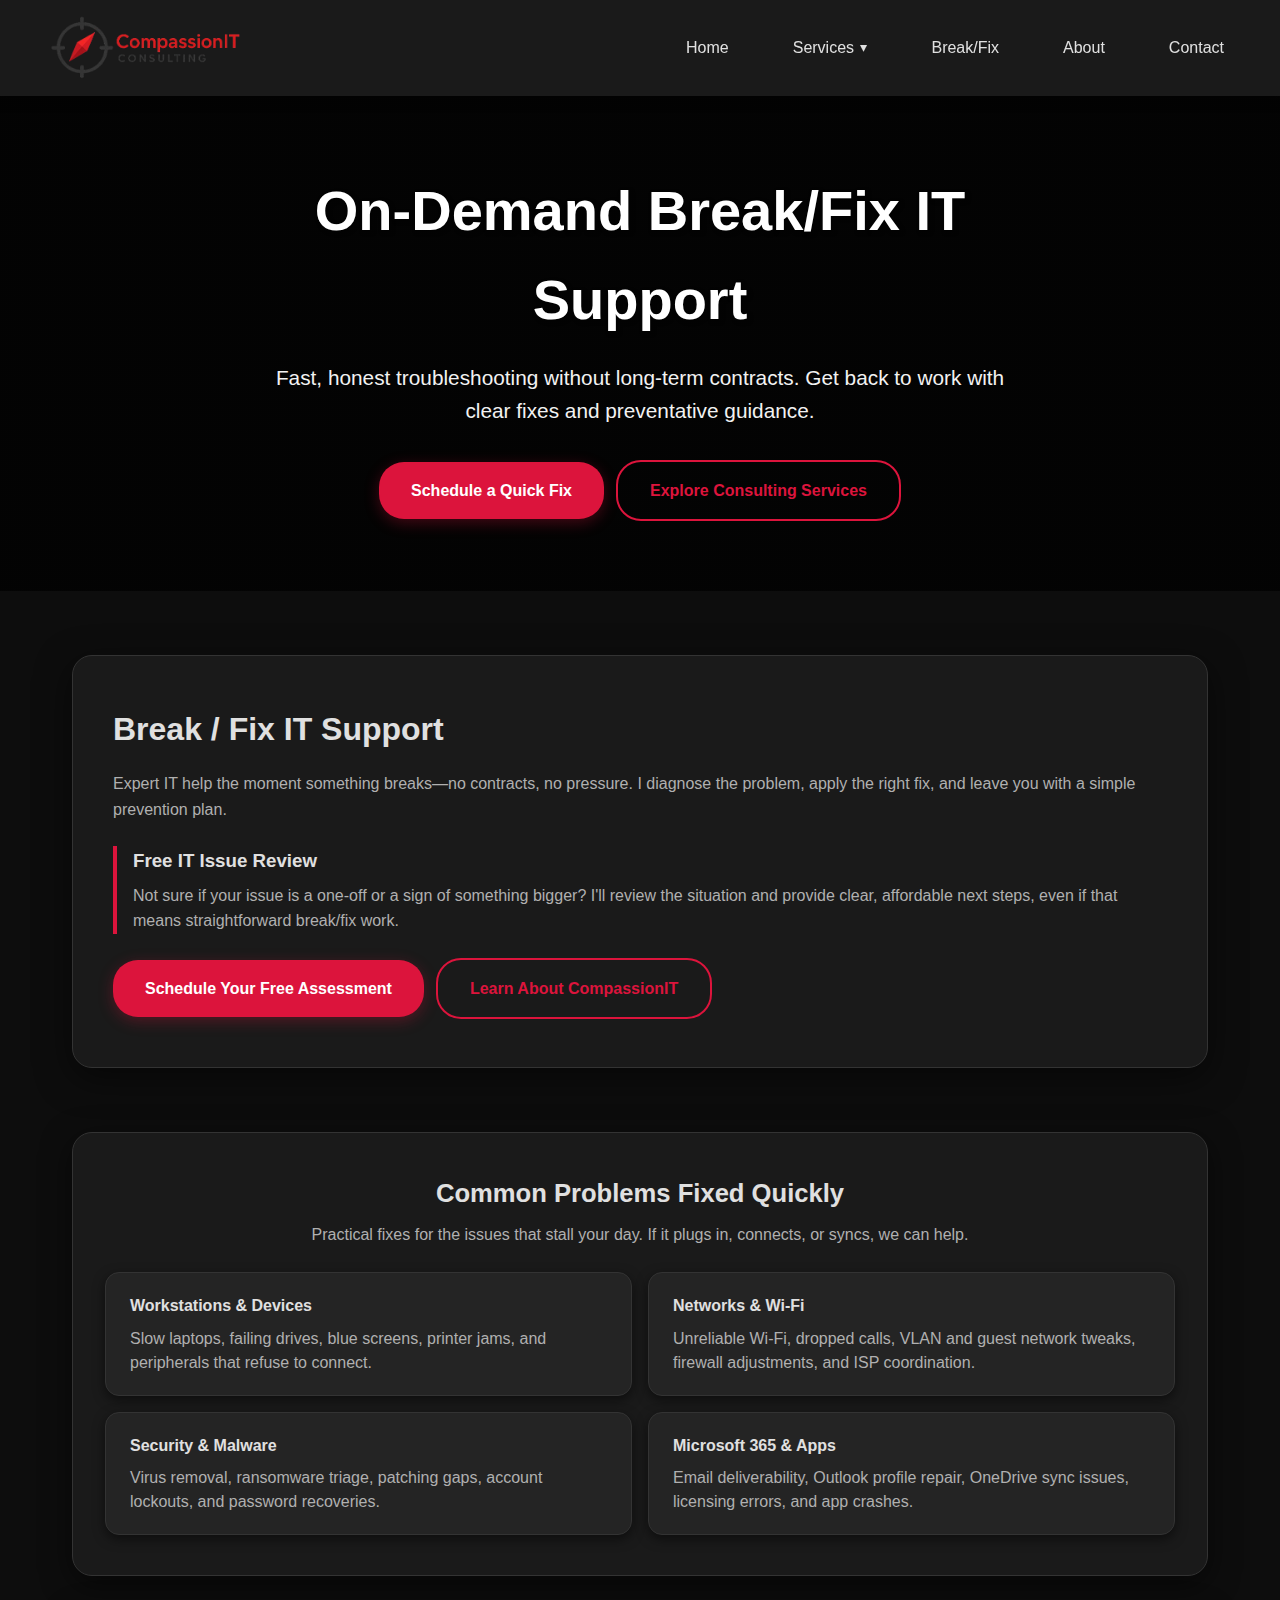
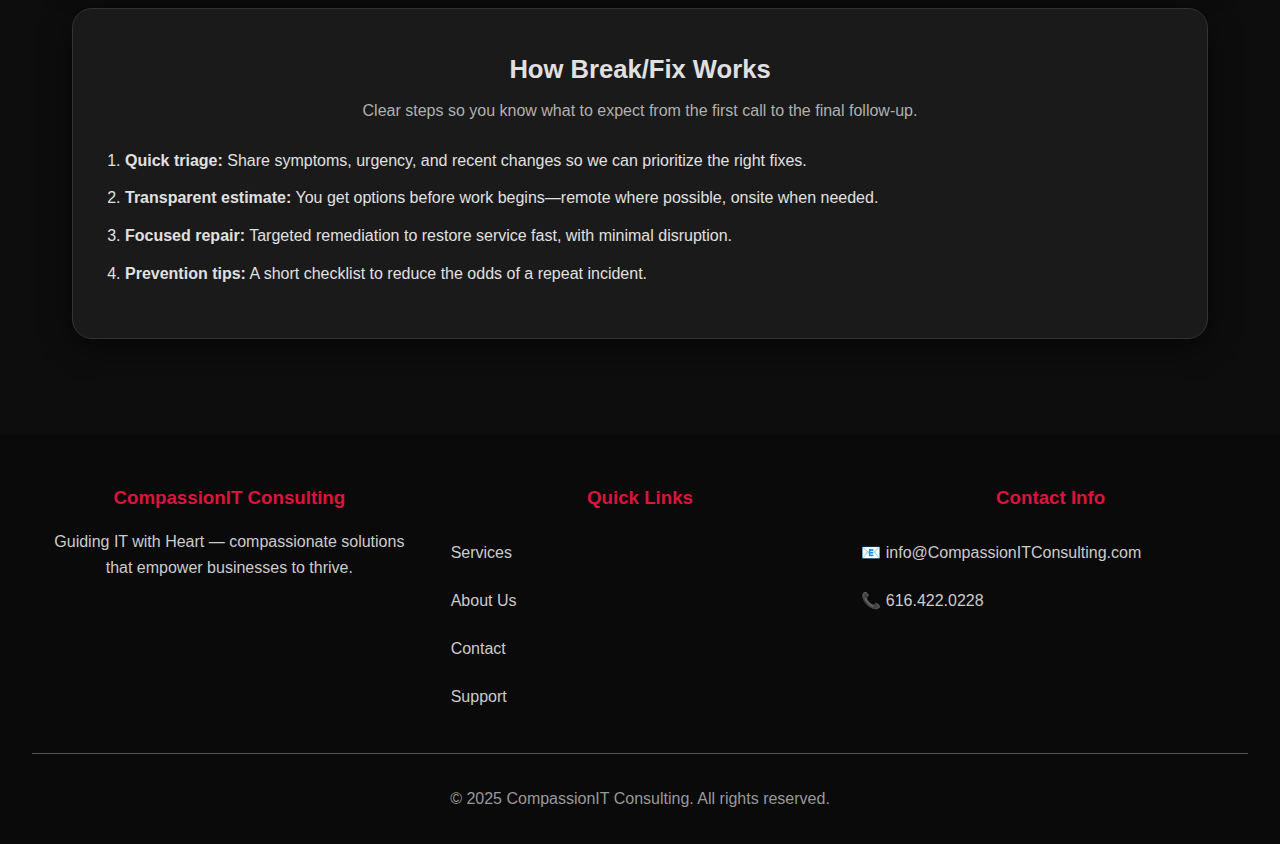
<file: breakfix.html>
<!DOCTYPE html>
<html lang="en">
<head>
    <meta charset="UTF-8">
    <meta name="viewport" content="width=device-width, initial-scale=1.0">
    <title>Break/Fix IT Support | CompassionIT Consulting</title>
    <link rel="icon" type="image/png" href="assets/images/favicon.png">
    <link rel="stylesheet" href="styles.css">
</head>
<body>
    <!-- Navigation -->
    <nav class="navbar">
        <div class="nav-container">
            <a href="index.html" class="logo">
                <img src="assets/images/logo.png" alt="CompassionIT Logo" class="logo-img">
            </a>
            
            <div class="hamburger" id="hamburger">
                <span class="bar"></span>
                <span class="bar"></span>
                <span class="bar"></span>
            </div>
            
            <ul class="nav-menu" id="nav-menu">
                <li class="nav-item">
                    <a href="index.html" class="nav-link">Home</a>
                </li>
                <li class="nav-item dropdown">
                    <a href="#" class="nav-link">Services</a>
                    <div class="dropdown-content">
                        <a href="#">Security & Compliance Audits</a>
                        <a href="#">Business Continuity Planning</a>
                        <a href="#">Operational Efficiency Audits</a>
                        <a href="#">Cost-Saving IT Evaluations</a>
                        <a href="#">vCIO & Strategic IT Leadership</a>
                        <a href="#">Vendor & Project Management</a>
                        <a href="#">Remote Monitoring & Management (RMM)</a>
                        <a href="#">Microsoft 365 & Cloud Integration</a>
                        <a href="#">Cyber Liability Policy Review</a>
                        <a href="breakfix.html">Break / Fix IT Support</a>
                    </div>
                </li>
                <li class="nav-item">
                    <a href="breakfix.html" class="nav-link">Break/Fix</a>
                </li>
                <li class="nav-item">
                    <a href="index.html#about" class="nav-link">About</a>
                </li>
                <li class="nav-item">
                    <a href="contact.html#contact" class="nav-link">Contact</a>
                </li>
            </ul>
        </div>
    </nav>

    <!-- Hero Section -->
    <section class="hero breakfix-hero">
        <div class="hero-content">
            <h1>On-Demand Break/Fix IT Support</h1>
            <p>Fast, honest troubleshooting without long-term contracts. Get back to work with clear fixes and preventative guidance.</p>
            <div class="cta-row" style="justify-content: center;">
                <a class="primary-btn" href="contact.html#contact">Schedule a Quick Fix</a>
                <a class="secondary-btn" href="index.html#helpSection">Explore Consulting Services</a>
            </div>
        </div>
    </section>

    <!-- Main Content -->
    <main class="main-content">
        <section class="breakfix" id="breakfix">
            <div class="breakfix-content">
                <div class="breakfix-text">
                    <h2>Break / Fix IT Support</h2>
                    <p>Expert IT help the moment something breaks—no contracts, no pressure. I diagnose the problem, apply the right fix, and leave you with a simple prevention plan.</p>

                    <div class="breakfix-highlight">
                        <h3>Free IT Issue Review</h3>
                        <p>Not sure if your issue is a one-off or a sign of something bigger? I'll review the situation and provide clear, affordable next steps, even if that means straightforward break/fix work.</p>
                    </div>

                    <div class="cta-row">
                        <a class="primary-btn" href="contact.html#contact">Schedule Your Free Assessment</a>
                        <a class="secondary-btn" href="index.html#about">Learn About CompassionIT</a>
                    </div>
                </div>
            </div>
        </section>

        <section class="breakfix-detail">
            <div class="breakfix-detail-header">
                <h3>Common Problems Fixed Quickly</h3>
                <p>Practical fixes for the issues that stall your day. If it plugs in, connects, or syncs, we can help.</p>
            </div>
            <div class="breakfix-grid">
                <div class="breakfix-card">
                    <h4>Workstations & Devices</h4>
                    <p>Slow laptops, failing drives, blue screens, printer jams, and peripherals that refuse to connect.</p>
                </div>
                <div class="breakfix-card">
                    <h4>Networks & Wi-Fi</h4>
                    <p>Unreliable Wi-Fi, dropped calls, VLAN and guest network tweaks, firewall adjustments, and ISP coordination.</p>
                </div>
                <div class="breakfix-card">
                    <h4>Security & Malware</h4>
                    <p>Virus removal, ransomware triage, patching gaps, account lockouts, and password recoveries.</p>
                </div>
                <div class="breakfix-card">
                    <h4>Microsoft 365 & Apps</h4>
                    <p>Email deliverability, Outlook profile repair, OneDrive sync issues, licensing errors, and app crashes.</p>
                </div>
            </div>
        </section>

        <section class="breakfix-detail">
            <div class="breakfix-detail-header">
                <h3>How Break/Fix Works</h3>
                <p>Clear steps so you know what to expect from the first call to the final follow-up.</p>
            </div>
            <ol class="breakfix-steps">
                <li><strong>Quick triage:</strong> Share symptoms, urgency, and recent changes so we can prioritize the right fixes.</li>
                <li><strong>Transparent estimate:</strong> You get options before work begins—remote where possible, onsite when needed.</li>
                <li><strong>Focused repair:</strong> Targeted remediation to restore service fast, with minimal disruption.</li>
                <li><strong>Prevention tips:</strong> A short checklist to reduce the odds of a repeat incident.</li>
            </ol>
        </section>
    </main>

    <!-- Footer -->
    <footer class="footer" id="contact">
        <div class="footer-content">
            <div class="footer-section">
                <h3>CompassionIT Consulting</h3>
                <p>Guiding IT with Heart — compassionate solutions that empower businesses to thrive.</p>
            </div>
            
            <div class="footer-section">
                <h3>Quick Links</h3>
                <p><a href="index.html#helpSection">Services</a></p>
                <p><a href="index.html#about">About Us</a></p>
                <p><a href="contact.html#contact">Contact</a></p>
                <p><a href="breakfix.html">Support</a></p>
            </div>
            
            <div class="footer-section">
                <h3>Contact Info</h3>
                <p>📧 info@CompassionITConsulting.com</p>
                <p>📞 616.422.0228</p>
            </div>
        </div>
        
        <div class="footer-bottom">
            <p>&copy; 2025 CompassionIT Consulting. All rights reserved.</p>
        </div>
    </footer>

    <script src="main.js"></script>
</body>
</html>
</file>
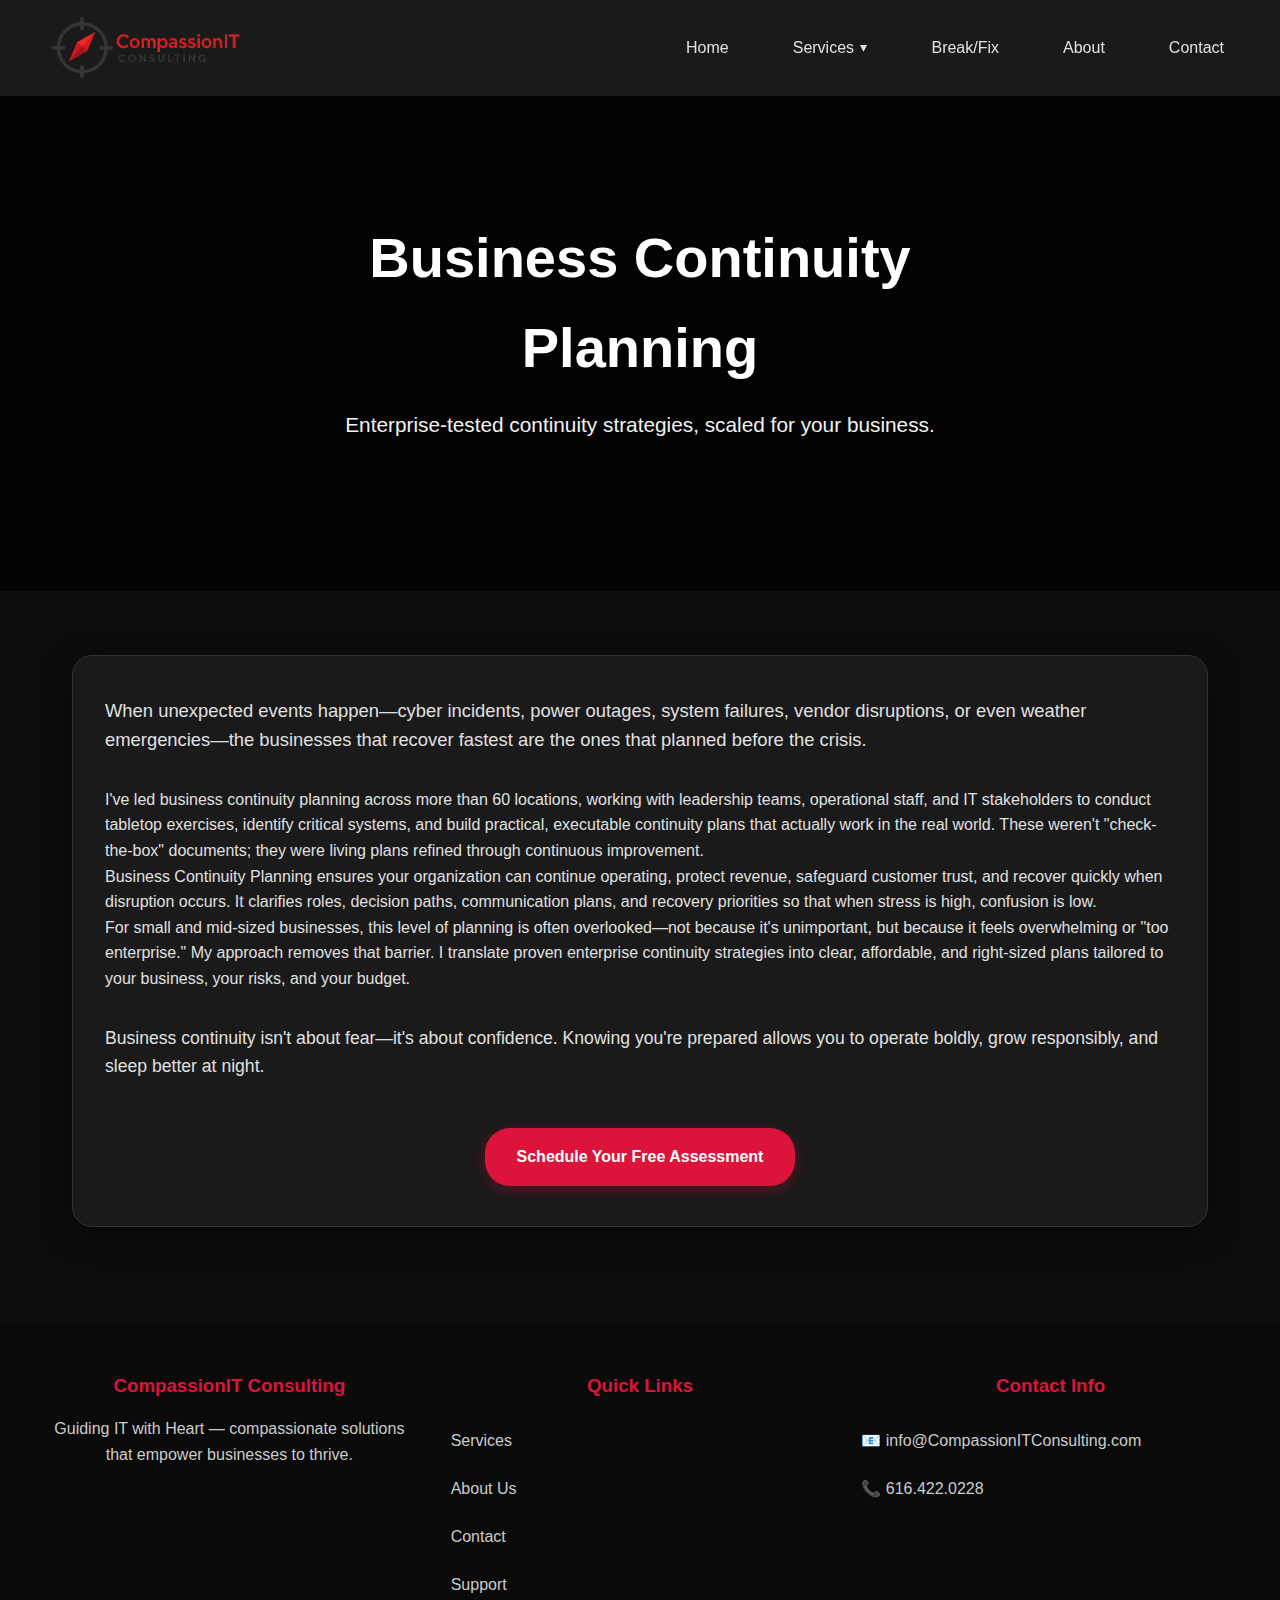
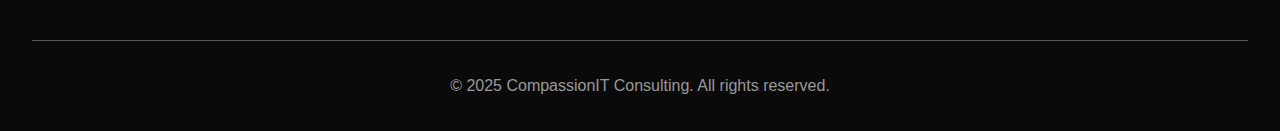
<file: business-continuity.html>
<!DOCTYPE html>
<html lang="en">
<head>
    <meta charset="UTF-8">
    <meta name="viewport" content="width=device-width, initial-scale=1.0">
    <title>Business Continuity Planning | CompassionIT Consulting</title>
    <link rel="icon" type="image/png" href="assets/images/favicon.png">
    <link rel="stylesheet" href="styles.css">
</head>
<body>
    <!-- Navigation -->
    <nav class="navbar">
        <div class="nav-container">
            <a href="index.html" class="logo">
                <img src="assets/images/logo.png" alt="CompassionIT Logo" class="logo-img">
            </a>
            
            <div class="hamburger" id="hamburger">
                <span class="bar"></span>
                <span class="bar"></span>
                <span class="bar"></span>
            </div>
            
            <ul class="nav-menu" id="nav-menu">
                <li class="nav-item"><a href="index.html" class="nav-link">Home</a></li>
                <li class="nav-item dropdown">
                    <a href="#" class="nav-link">Services</a>
                    <div class="dropdown-content">
                        <a href="business-continuity.html">Business Continuity Planning</a>
                        <a href="vcio-leadership.html">vCIO & Strategic IT Leadership</a>
                        <a href="vendor-project-management.html">Vendor and Project Management</a>
                        <a href="remote-monitoring.html">Remote Monitoring and Patch Management</a>
                        <a href="cybersecurity-assessment.html">Cybersecurity Assessment</a>
                        <a href="breakfix.html">Break/Fix IT Support</a>
                    </div>
                </li>
                <li class="nav-item"><a href="breakfix.html" class="nav-link">Break/Fix</a></li>
                <li class="nav-item"><a href="index.html#about" class="nav-link">About</a></li>
                <li class="nav-item"><a href="contact.html#contact" class="nav-link">Contact</a></li>
            </ul>
        </div>
    </nav>

    <!-- Hero -->
    <section class="hero business-continuity-hero">
        <div class="hero-content">
            <h1>Business Continuity Planning</h1>
            <p>Enterprise-tested continuity strategies, scaled for your business.</p>
        </div>
    </section>

    <!-- Main Content -->
    <main class="main-content">
        <section class="breakfix-detail">
            <p style="font-size: 1.15rem; margin-bottom: 2rem;">When unexpected events happen—cyber incidents, power outages, system failures, vendor disruptions, or even weather emergencies—the businesses that recover fastest are the ones that planned before the crisis.</p>
            
            <p>I've led business continuity planning across more than 60 locations, working with leadership teams, operational staff, and IT stakeholders to conduct tabletop exercises, identify critical systems, and build practical, executable continuity plans that actually work in the real world. These weren't "check-the-box" documents; they were living plans refined through continuous improvement.</p>
            
            <p>Business Continuity Planning ensures your organization can continue operating, protect revenue, safeguard customer trust, and recover quickly when disruption occurs. It clarifies roles, decision paths, communication plans, and recovery priorities so that when stress is high, confusion is low.</p>
            
            <p>For small and mid-sized businesses, this level of planning is often overlooked—not because it's unimportant, but because it feels overwhelming or "too enterprise." My approach removes that barrier. I translate proven enterprise continuity strategies into clear, affordable, and right-sized plans tailored to your business, your risks, and your budget.</p>
            
            <p style="font-weight: 500; font-size: 1.1rem; margin-top: 2rem;">Business continuity isn't about fear—it's about confidence. Knowing you're prepared allows you to operate boldly, grow responsibly, and sleep better at night.</p>
            
            <div style="text-align: center; margin-top: 3rem;">
                <a href="contact.html#contact" class="primary-btn">Schedule Your Free Assessment</a>
            </div>
        </section>
    </main>

    <!-- Footer -->
    <footer class="footer">
        <div class="footer-content">
            <div class="footer-section">
                <h3>CompassionIT Consulting</h3>
                <p>Guiding IT with Heart — compassionate solutions that empower businesses to thrive.</p>
            </div>
            
            <div class="footer-section">
                <h3>Quick Links</h3>
                <p><a href="index.html#helpSection">Services</a></p>
                <p><a href="index.html#about">About Us</a></p>
                <p><a href="contact.html#contact">Contact</a></p>
                <p><a href="breakfix.html">Support</a></p>
            </div>
            
            <div class="footer-section">
                <h3>Contact Info</h3>
                <p>📧 info@CompassionITConsulting.com</p>
                <p>📞 616.422.0228</p>
            </div>
        </div>
        
        <div class="footer-bottom">
            <p>&copy; 2025 CompassionIT Consulting. All rights reserved.</p>
        </div>
    </footer>

    <script src="main.js"></script>
</body>
</html>
</file>
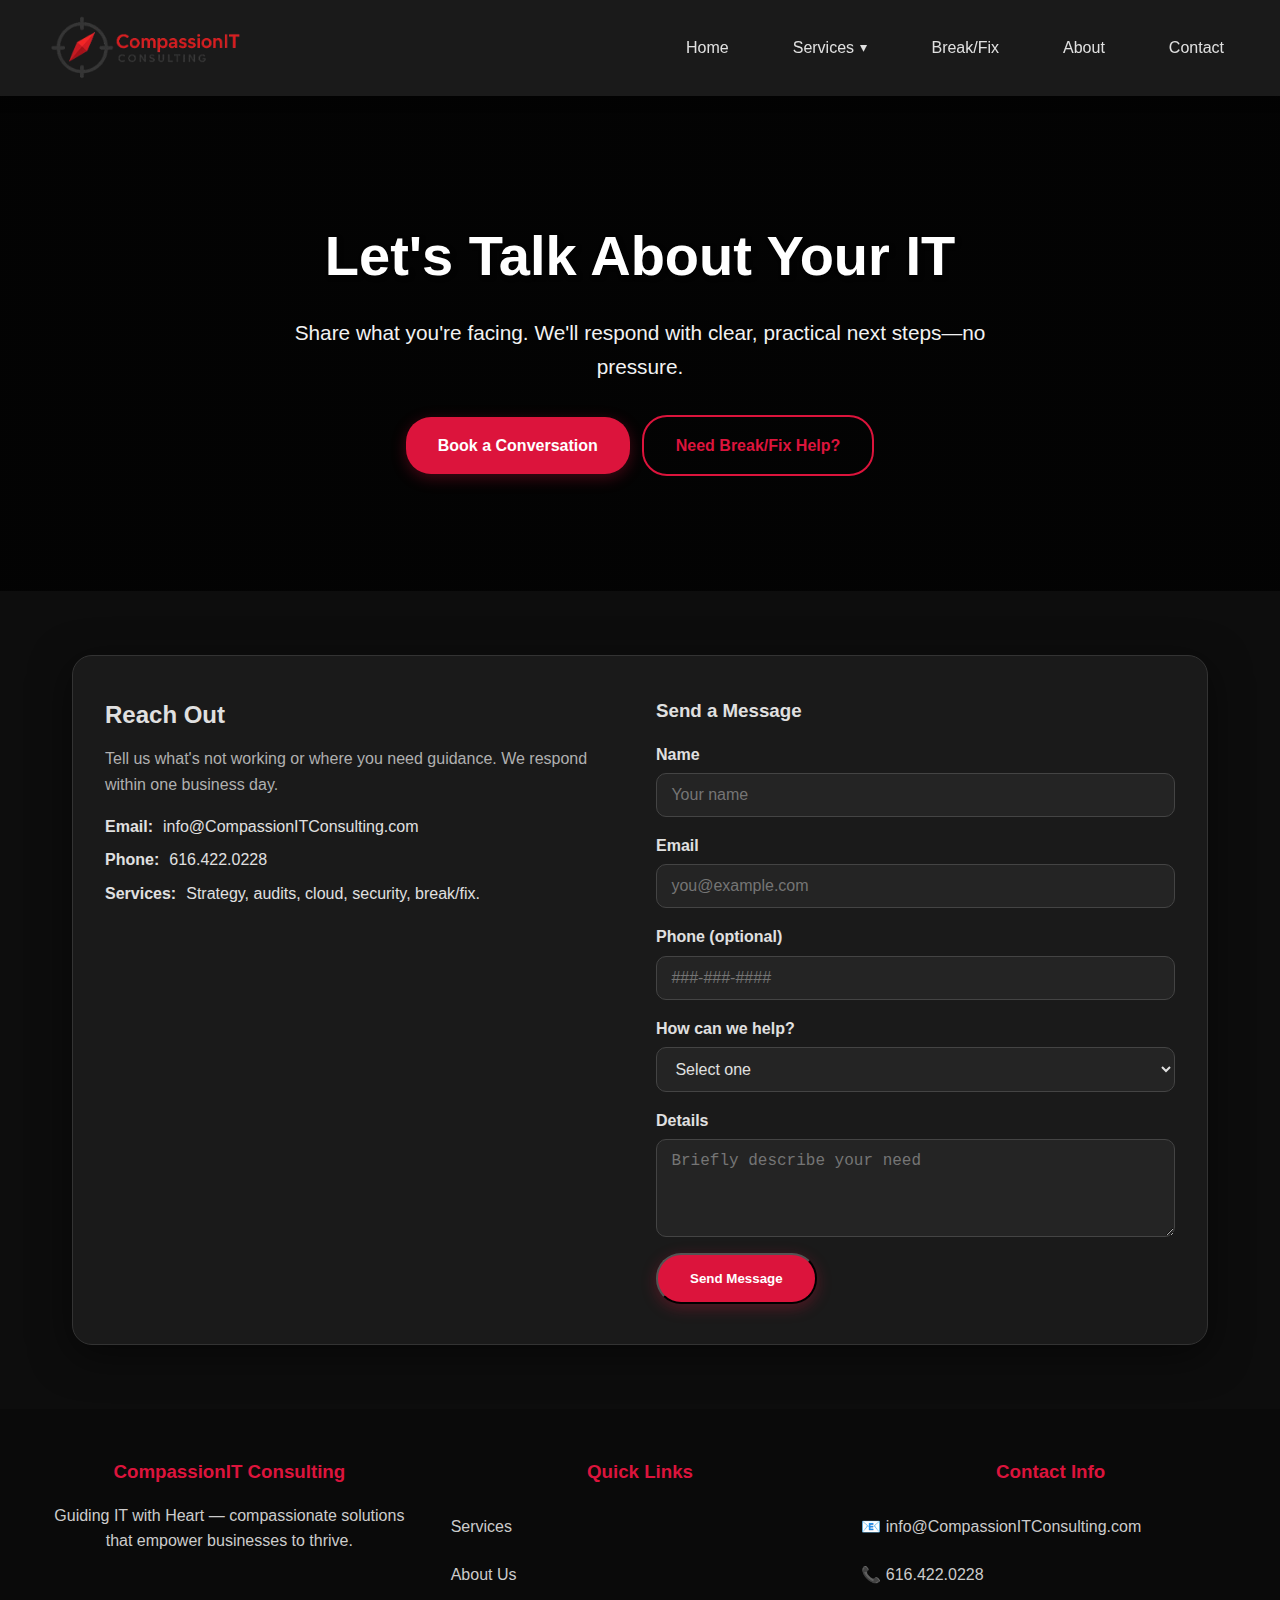
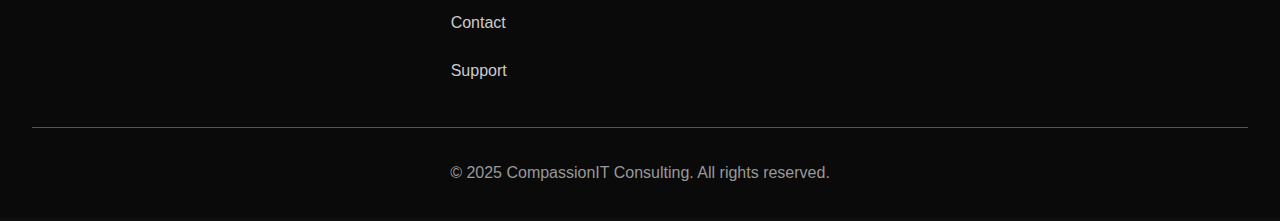
<file: contact.html>
<!DOCTYPE html>
<html lang="en">
<head>
    <meta charset="UTF-8">
    <meta name="viewport" content="width=device-width, initial-scale=1.0">
    <title>Contact | CompassionIT Consulting</title>
    <link rel="icon" type="image/png" href="assets/images/favicon.png">
    <link rel="stylesheet" href="styles.css">
</head>
<body>
    <!-- Navigation -->
    <nav class="navbar">
        <div class="nav-container">
            <a href="index.html" class="logo">
                <img src="assets/images/logo.png" alt="CompassionIT Logo" class="logo-img">
            </a>
            
            <div class="hamburger" id="hamburger">
                <span class="bar"></span>
                <span class="bar"></span>
                <span class="bar"></span>
            </div>
            
            <ul class="nav-menu" id="nav-menu">
                <li class="nav-item"><a href="index.html" class="nav-link">Home</a></li>
                <li class="nav-item dropdown">
                    <a href="#" class="nav-link">Services</a>
                    <div class="dropdown-content">
                        <a href="index.html#helpSection">Business Continuity Planning</a>
                        <a href="index.html#helpSection">vCIO & Strategic IT Leadership</a>
                        <a href="index.html#helpSection">Vendor and Project Management</a>
                        <a href="index.html#helpSection">Remote Monitoring and Patch Management</a>
                        <a href="index.html#helpSection">Cybersecurity Assessment</a>
                        <a href="breakfix.html">Break/Fix IT Support</a>
                    </div>
                </li>
                <li class="nav-item"><a href="breakfix.html" class="nav-link">Break/Fix</a></li>
                <li class="nav-item"><a href="index.html#about" class="nav-link">About</a></li>
                <li class="nav-item"><a href="contact.html#contact" class="nav-link">Contact</a></li>
            </ul>
        </div>
    </nav>

    <!-- Hero -->
    <section class="hero contact-hero">
        <div class="hero-content">
            <h1>Let's Talk About Your IT</h1>
            <p>Share what you're facing. We'll respond with clear, practical next steps—no pressure.</p>
            <div class="cta-row" style="justify-content: center;">
                <a class="primary-btn" href="#contact">Book a Conversation</a>
                <a class="secondary-btn" href="breakfix.html">Need Break/Fix Help?</a>
            </div>
        </div>
    </section>

    <main class="main-content">
        <section class="contact-section" id="contact">
            <div class="contact-card">
                <div class="contact-info">
                    <h2>Reach Out</h2>
                    <p>Tell us what's not working or where you need guidance. We respond within one business day.</p>
                    <ul class="contact-list">
                        <li><span class="contact-label">Email:</span> info@CompassionITConsulting.com</li>
                        <li><span class="contact-label">Phone:</span> 616.422.0228</li>
                        <li><span class="contact-label">Services:</span> Strategy, audits, cloud, security, break/fix.</li>
                    </ul>
                </div>
                <div class="contact-form-wrap">
                    <h3>Send a Message</h3>
                    <form class="contact-form" name="contact" method="POST" netlify netlify-honeypot="bot-field">
                        <input type="hidden" name="form-name" value="contact">
                        <p style="display: none;">
                            <label>Don't fill this out if you're human: <input name="bot-field" /></label>
                        </p>
                        <div class="form-row">
                            <label for="name">Name</label>
                            <input id="name" type="text" name="name" placeholder="Your name" required>
                        </div>
                        <div class="form-row">
                            <label for="email">Email</label>
                            <input id="email" type="email" name="email" placeholder="you@example.com" required>
                        </div>
                        <div class="form-row">
                            <label for="phone">Phone (optional)</label>
                            <input id="phone" type="tel" name="phone" placeholder="###-###-####">
                        </div>
                        <div class="form-row">
                            <label for="topic">How can we help?</label>
                            <select id="topic" name="topic">
                                <option value="">Select one</option>
                                <option value="consulting">Strategic consulting / vCIO</option>
                                <option value="security">Security or compliance</option>
                                <option value="cloud">Microsoft 365 / cloud</option>
                                <option value="breakfix">Break/Fix support</option>
                                <option value="other">Something else</option>
                            </select>
                        </div>
                        <div class="form-row">
                            <label for="message">Details</label>
                            <textarea id="message" name="message" rows="4" placeholder="Briefly describe your need"></textarea>
                        </div>
                        <button type="submit" class="primary-btn">Send Message</button>
                    </form>
                </div>
            </div>
        </section>
    </main>

    <footer class="footer">
        <div class="footer-content">
            <div class="footer-section">
                <h3>CompassionIT Consulting</h3>
                  <p>Guiding IT with Heart — compassionate solutions that empower businesses to thrive.</p>
            </div>
            
            <div class="footer-section">
                <h3>Quick Links</h3>
                <p><a href="index.html#helpSection">Services</a></p>
                <p><a href="index.html#about">About Us</a></p>
                <p><a href="contact.html#contact">Contact</a></p>
                <p><a href="breakfix.html">Support</a></p>
            </div>
            
            <div class="footer-section">
                <h3>Contact Info</h3>
                <p>📧 info@CompassionITConsulting.com</p>
                <p>📞 616.422.0228</p>
            </div>
        </div>
        
        <div class="footer-bottom">
            <p>&copy; 2025 CompassionIT Consulting. All rights reserved.</p>
        </div>
    </footer>

    <!-- Success Modal -->
    <div id="successModal" class="modal">
        <div class="modal-content">
            <span class="modal-close">&times;</span>
            <div class="modal-icon">✓</div>
            <h2>Message Sent Successfully!</h2>
            <p>Thank you for reaching out. We've received your message and will respond within one business day.</p>
            <button class="primary-btn" onclick="closeModal()">Close</button>
        </div>
    </div>

    <script src="main.js"></script>
</body>
</html>
</file>
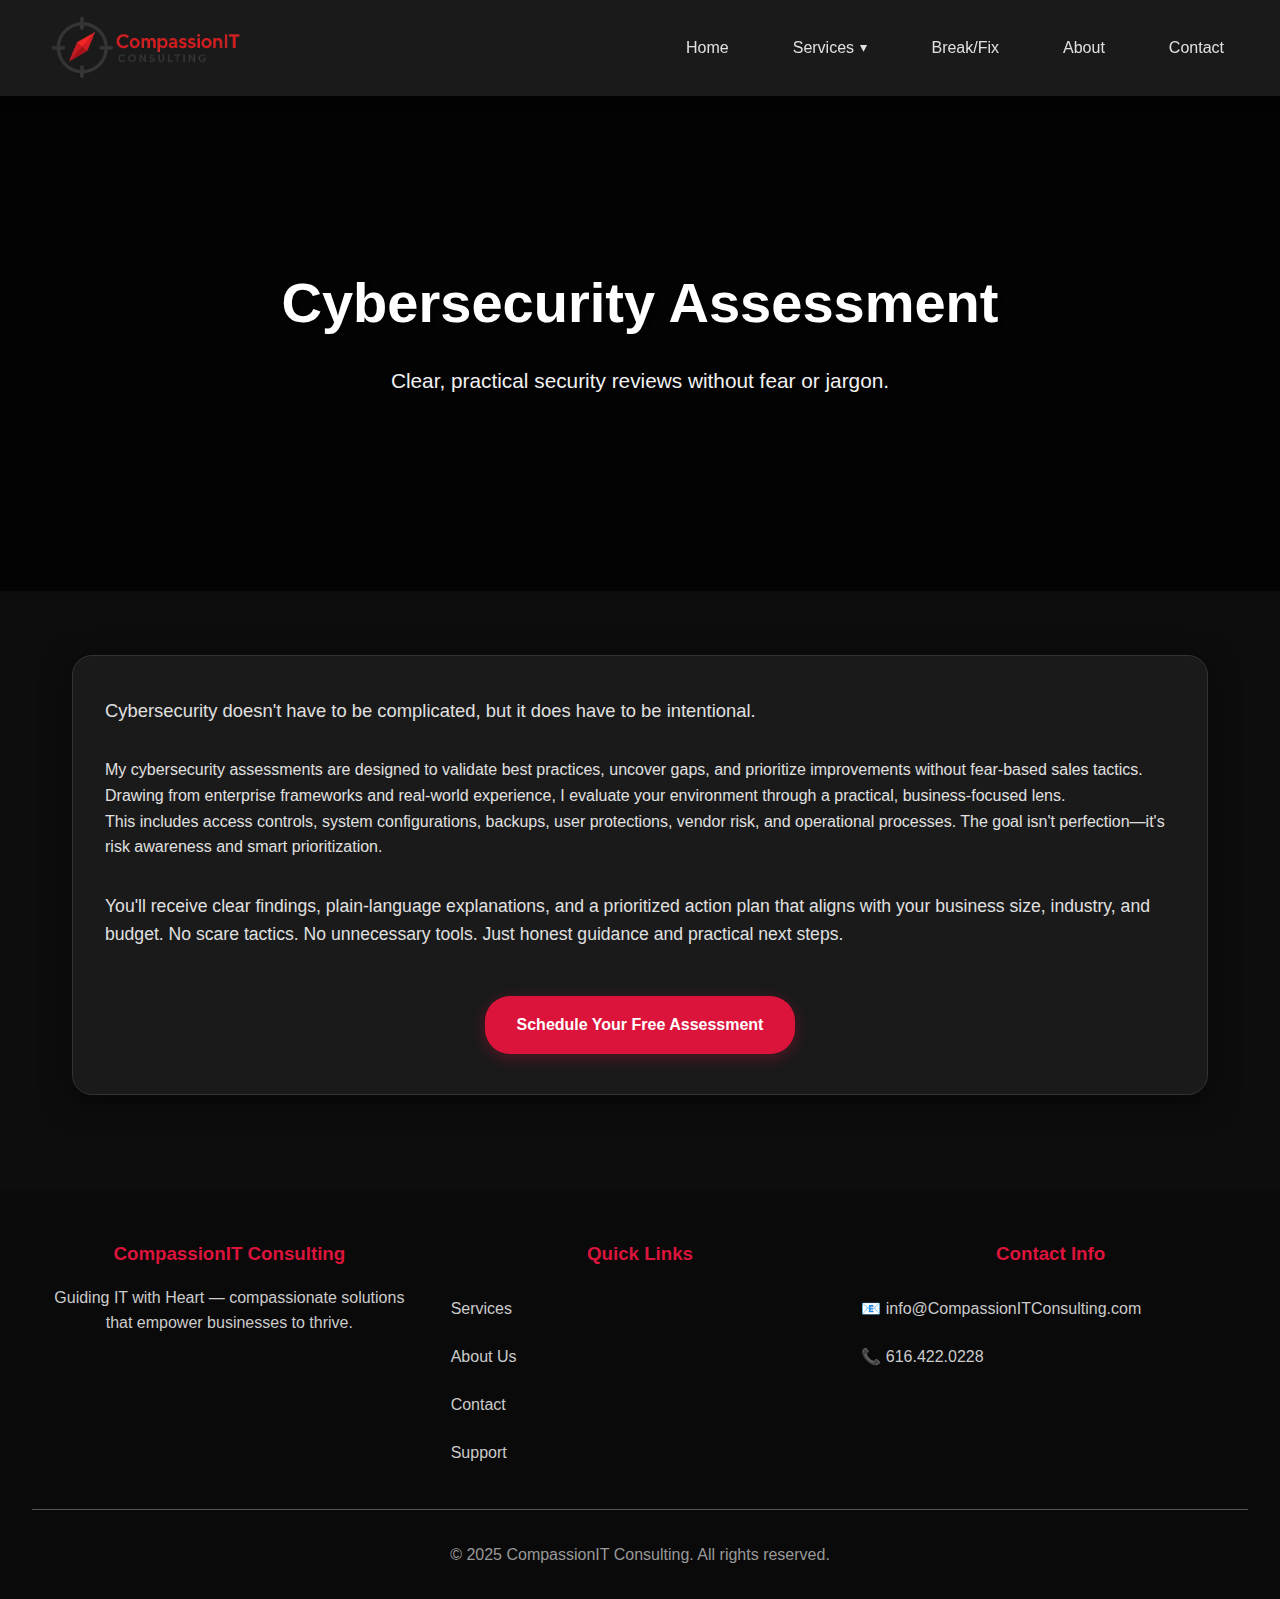
<file: cybersecurity-assessment.html>
<!DOCTYPE html>
<html lang="en">
<head>
    <meta charset="UTF-8">
    <meta name="viewport" content="width=device-width, initial-scale=1.0">
    <title>Cybersecurity Assessment | CompassionIT Consulting</title>
    <link rel="icon" type="image/png" href="assets/images/favicon.png">
    <link rel="stylesheet" href="styles.css">
</head>
<body>
    <!-- Navigation -->
    <nav class="navbar">
        <div class="nav-container">
            <a href="index.html" class="logo">
                <img src="assets/images/logo.png" alt="CompassionIT Logo" class="logo-img">
            </a>
            
            <div class="hamburger" id="hamburger">
                <span class="bar"></span>
                <span class="bar"></span>
                <span class="bar"></span>
            </div>
            
            <ul class="nav-menu" id="nav-menu">
                <li class="nav-item"><a href="index.html" class="nav-link">Home</a></li>
                <li class="nav-item dropdown">
                    <a href="#" class="nav-link">Services</a>
                    <div class="dropdown-content">
                        <a href="business-continuity.html">Business Continuity Planning</a>
                        <a href="vcio-leadership.html">vCIO & Strategic IT Leadership</a>
                        <a href="vendor-project-management.html">Vendor and Project Management</a>
                        <a href="remote-monitoring.html">Remote Monitoring and Patch Management</a>
                        <a href="cybersecurity-assessment.html">Cybersecurity Assessment</a>
                        <a href="breakfix.html">Break/Fix IT Support</a>
                    </div>
                </li>
                <li class="nav-item"><a href="breakfix.html" class="nav-link">Break/Fix</a></li>
                <li class="nav-item"><a href="index.html#about" class="nav-link">About</a></li>
                <li class="nav-item"><a href="contact.html" class="nav-link">Contact</a></li>
            </ul>
        </div>
    </nav>

    <!-- Hero -->
    <section class="hero security-hero">
        <div class="hero-content">
            <h1>Cybersecurity Assessment</h1>
            <p>Clear, practical security reviews without fear or jargon.</p>
        </div>
    </section>

    <!-- Main Content -->
    <main class="main-content">
        <section class="breakfix-detail">
            <p style="font-size: 1.15rem; margin-bottom: 2rem;">Cybersecurity doesn't have to be complicated, but it does have to be intentional.</p>
            
            <p>My cybersecurity assessments are designed to validate best practices, uncover gaps, and prioritize improvements without fear-based sales tactics. Drawing from enterprise frameworks and real-world experience, I evaluate your environment through a practical, business-focused lens.</p>
            
            <p>This includes access controls, system configurations, backups, user protections, vendor risk, and operational processes. The goal isn't perfection—it's risk awareness and smart prioritization.</p>
            
            <p style="font-weight: 500; font-size: 1.1rem; margin-top: 2rem;">You'll receive clear findings, plain-language explanations, and a prioritized action plan that aligns with your business size, industry, and budget. No scare tactics. No unnecessary tools. Just honest guidance and practical next steps.</p>
            
            <div style="text-align: center; margin-top: 3rem;">
                <a href="contact.html" class="primary-btn">Schedule Your Free Assessment</a>
            </div>
        </section>
    </main>

    <!-- Footer -->
    <footer class="footer">
        <div class="footer-content">
            <div class="footer-section">
                <h3>CompassionIT Consulting</h3>
                <p>Guiding IT with Heart — compassionate solutions that empower businesses to thrive.</p>
            </div>
            
            <div class="footer-section">
                <h3>Quick Links</h3>
                <p><a href="index.html#helpSection">Services</a></p>
                <p><a href="index.html#about">About Us</a></p>
                <p><a href="contact.html">Contact</a></p>
                <p><a href="breakfix.html">Support</a></p>
            </div>
            
            <div class="footer-section">
                <h3>Contact Info</h3>
                <p>📧 info@CompassionITConsulting.com</p>
                <p>📞 616.422.0228</p>
            </div>
        </div>
        
        <div class="footer-bottom">
            <p>&copy; 2025 CompassionIT Consulting. All rights reserved.</p>
        </div>
    </footer>

    <script src="main.js"></script>
</body>
</html>
</file>
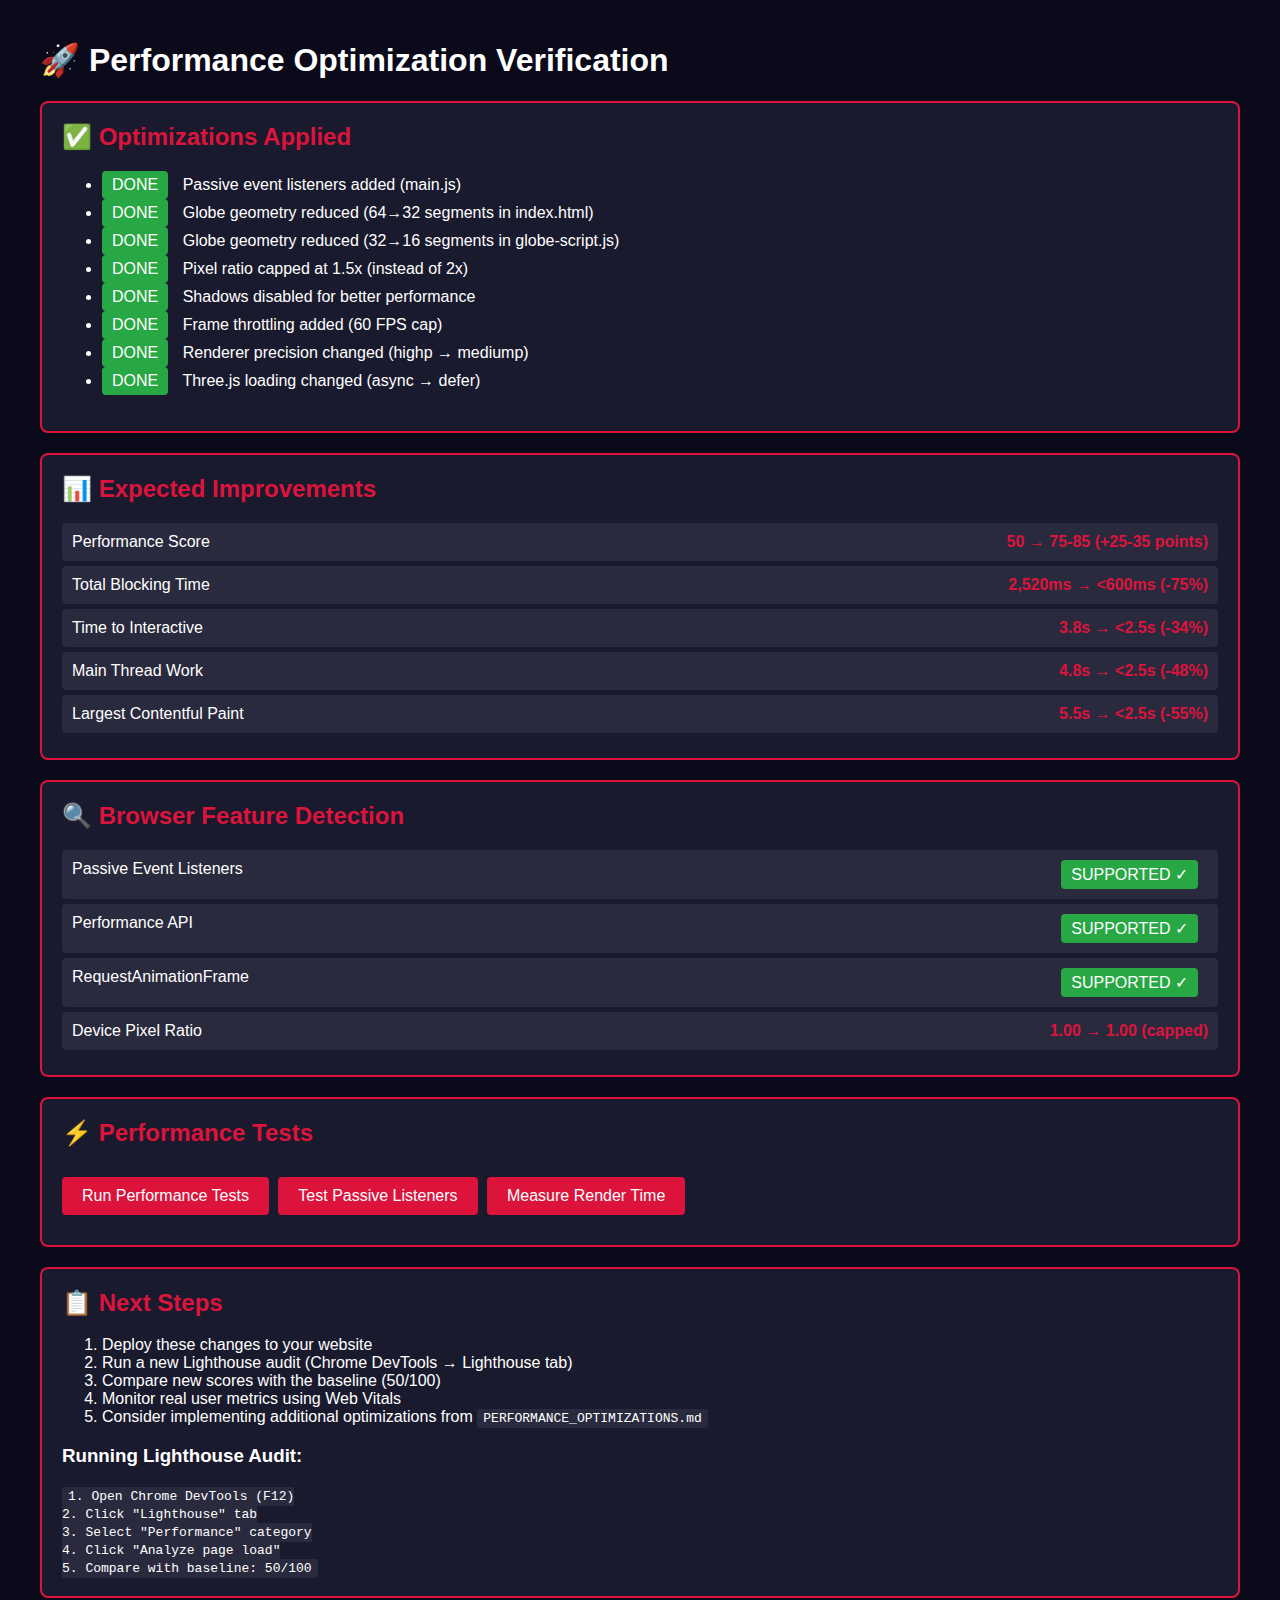
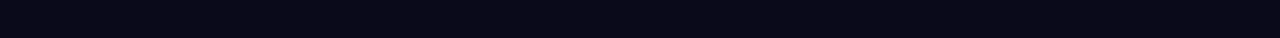
<file: performance-test.html>
<!DOCTYPE html>
<html lang="en">
<head>
    <meta charset="UTF-8">
    <meta name="viewport" content="width=device-width, initial-scale=1.0">
    <title>Performance Test - CompassionIT</title>
    <style>
        body {
            font-family: Arial, sans-serif;
            max-width: 1200px;
            margin: 0 auto;
            padding: 20px;
            background: #0a0a1a;
            color: #fff;
        }
        .test-card {
            background: #1a1a2e;
            border: 2px solid #dc143c;
            border-radius: 8px;
            padding: 20px;
            margin: 20px 0;
        }
        .test-card h2 {
            color: #dc143c;
            margin-top: 0;
        }
        .status {
            display: inline-block;
            padding: 5px 10px;
            border-radius: 4px;
            margin-right: 10px;
        }
        .status.pass {
            background: #28a745;
        }
        .status.fail {
            background: #dc3545;
        }
        .status.info {
            background: #17a2b8;
        }
        code {
            background: #2a2a3e;
            padding: 2px 6px;
            border-radius: 3px;
            font-family: monospace;
        }
        .metric {
            display: flex;
            justify-content: space-between;
            padding: 10px;
            margin: 5px 0;
            background: #2a2a3e;
            border-radius: 4px;
        }
        .metric-value {
            font-weight: bold;
            color: #dc143c;
        }
        button {
            background: #dc143c;
            color: white;
            border: none;
            padding: 10px 20px;
            border-radius: 4px;
            cursor: pointer;
            font-size: 16px;
            margin: 10px 5px 10px 0;
        }
        button:hover {
            background: #a00f2a;
        }
        #results {
            white-space: pre-wrap;
            font-family: monospace;
            font-size: 14px;
        }
    </style>
</head>
<body>
    <h1>🚀 Performance Optimization Verification</h1>
    
    <div class="test-card">
        <h2>✅ Optimizations Applied</h2>
        <ul>
            <li><span class="status pass">DONE</span> Passive event listeners added (main.js)</li>
            <li><span class="status pass">DONE</span> Globe geometry reduced (64→32 segments in index.html)</li>
            <li><span class="status pass">DONE</span> Globe geometry reduced (32→16 segments in globe-script.js)</li>
            <li><span class="status pass">DONE</span> Pixel ratio capped at 1.5x (instead of 2x)</li>
            <li><span class="status pass">DONE</span> Shadows disabled for better performance</li>
            <li><span class="status pass">DONE</span> Frame throttling added (60 FPS cap)</li>
            <li><span class="status pass">DONE</span> Renderer precision changed (highp → mediump)</li>
            <li><span class="status pass">DONE</span> Three.js loading changed (async → defer)</li>
        </ul>
    </div>

    <div class="test-card">
        <h2>📊 Expected Improvements</h2>
        <div class="metric">
            <span>Performance Score</span>
            <span class="metric-value">50 → 75-85 (+25-35 points)</span>
        </div>
        <div class="metric">
            <span>Total Blocking Time</span>
            <span class="metric-value">2,520ms → <600ms (-75%)</span>
        </div>
        <div class="metric">
            <span>Time to Interactive</span>
            <span class="metric-value">3.8s → <2.5s (-34%)</span>
        </div>
        <div class="metric">
            <span>Main Thread Work</span>
            <span class="metric-value">4.8s → <2.5s (-48%)</span>
        </div>
        <div class="metric">
            <span>Largest Contentful Paint</span>
            <span class="metric-value">5.5s → <2.5s (-55%)</span>
        </div>
    </div>

    <div class="test-card">
        <h2>🔍 Browser Feature Detection</h2>
        <div id="feature-detection">
            <p>Loading...</p>
        </div>
    </div>

    <div class="test-card">
        <h2>⚡ Performance Tests</h2>
        <button onclick="runPerformanceTests()">Run Performance Tests</button>
        <button onclick="testPassiveListeners()">Test Passive Listeners</button>
        <button onclick="measureRenderTime()">Measure Render Time</button>
        <div id="results"></div>
    </div>

    <div class="test-card">
        <h2>📋 Next Steps</h2>
        <ol>
            <li>Deploy these changes to your website</li>
            <li>Run a new Lighthouse audit (Chrome DevTools → Lighthouse tab)</li>
            <li>Compare new scores with the baseline (50/100)</li>
            <li>Monitor real user metrics using Web Vitals</li>
            <li>Consider implementing additional optimizations from <code>PERFORMANCE_OPTIMIZATIONS.md</code></li>
        </ol>
        
        <h3>Running Lighthouse Audit:</h3>
        <code>
            1. Open Chrome DevTools (F12)<br>
            2. Click "Lighthouse" tab<br>
            3. Select "Performance" category<br>
            4. Click "Analyze page load"<br>
            5. Compare with baseline: 50/100
        </code>
    </div>

    <script>
        // Feature Detection
        document.addEventListener('DOMContentLoaded', () => {
            const featureDiv = document.getElementById('feature-detection');
            let html = '';

            // Passive listener support
            let passiveSupported = false;
            try {
                const opts = Object.defineProperty({}, 'passive', {
                    get() { passiveSupported = true; }
                });
                window.addEventListener('test', null, opts);
                window.removeEventListener('test', null, opts);
            } catch (e) {}

            html += `<div class="metric">
                <span>Passive Event Listeners</span>
                <span class="status ${passiveSupported ? 'pass' : 'fail'}">${passiveSupported ? 'SUPPORTED ✓' : 'NOT SUPPORTED ✗'}</span>
            </div>`;

            // Performance API
            const perfSupported = 'performance' in window;
            html += `<div class="metric">
                <span>Performance API</span>
                <span class="status ${perfSupported ? 'pass' : 'fail'}">${perfSupported ? 'SUPPORTED ✓' : 'NOT SUPPORTED ✗'}</span>
            </div>`;

            // RequestAnimationFrame
            const rafSupported = 'requestAnimationFrame' in window;
            html += `<div class="metric">
                <span>RequestAnimationFrame</span>
                <span class="status ${rafSupported ? 'pass' : 'fail'}">${rafSupported ? 'SUPPORTED ✓' : 'NOT SUPPORTED ✗'}</span>
            </div>`;

            // Device Pixel Ratio
            const dpr = window.devicePixelRatio || 1;
            const dprCapped = Math.min(dpr, 1.5);
            html += `<div class="metric">
                <span>Device Pixel Ratio</span>
                <span class="metric-value">${dpr.toFixed(2)} → ${dprCapped.toFixed(2)} (capped)</span>
            </div>`;

            featureDiv.innerHTML = html;
        });

        function runPerformanceTests() {
            const results = document.getElementById('results');
            results.innerHTML = 'Running tests...\n\n';

            // Navigation Timing
            if (performance.timing) {
                const timing = performance.timing;
                const loadTime = timing.loadEventEnd - timing.navigationStart;
                const domReady = timing.domContentLoadedEventEnd - timing.navigationStart;
                const interactive = timing.domInteractive - timing.navigationStart;

                results.innerHTML += `NAVIGATION TIMING:\n`;
                results.innerHTML += `  Page Load Time: ${loadTime}ms\n`;
                results.innerHTML += `  DOM Ready: ${domReady}ms\n`;
                results.innerHTML += `  DOM Interactive: ${interactive}ms\n\n`;
            }

            // Memory (if available)
            if (performance.memory) {
                const memory = performance.memory;
                results.innerHTML += `MEMORY USAGE:\n`;
                results.innerHTML += `  Used JS Heap: ${(memory.usedJSHeapSize / 1048576).toFixed(2)} MB\n`;
                results.innerHTML += `  Total JS Heap: ${(memory.totalJSHeapSize / 1048576).toFixed(2)} MB\n`;
                results.innerHTML += `  Heap Limit: ${(memory.jsHeapSizeLimit / 1048576).toFixed(2)} MB\n\n`;
            }

            // Paint Timing
            if (performance.getEntriesByType) {
                const paintEntries = performance.getEntriesByType('paint');
                if (paintEntries.length > 0) {
                    results.innerHTML += `PAINT TIMING:\n`;
                    paintEntries.forEach(entry => {
                        results.innerHTML += `  ${entry.name}: ${entry.startTime.toFixed(2)}ms\n`;
                    });
                    results.innerHTML += '\n';
                }
            }

            results.innerHTML += `✓ Tests completed!\n`;
        }

        function testPassiveListeners() {
            const results = document.getElementById('results');
            results.innerHTML = 'Testing passive listeners...\n\n';

            let passiveSupported = false;
            try {
                const opts = Object.defineProperty({}, 'passive', {
                    get() { 
                        passiveSupported = true;
                        return true;
                    }
                });
                window.addEventListener('testPassive', null, opts);
                window.removeEventListener('testPassive', null, opts);
            } catch (e) {
                results.innerHTML += `✗ Error detecting passive support: ${e}\n`;
                return;
            }

            if (passiveSupported) {
                results.innerHTML += `✓ Passive event listeners ARE supported\n`;
                results.innerHTML += `✓ Touch/wheel events will use passive:true\n`;
                results.innerHTML += `✓ This improves scroll performance\n\n`;
                results.innerHTML += `Passive listeners are configured in main.js:\n`;
                results.innerHTML += `  - touchstart: { passive: true }\n`;
                results.innerHTML += `  - touchmove: { passive: true }\n`;
                results.innerHTML += `  - wheel: { passive: true }\n`;
            } else {
                results.innerHTML += `✗ Passive event listeners NOT supported\n`;
                results.innerHTML += `  (This is okay on older browsers)\n`;
            }
        }

        function measureRenderTime() {
            const results = document.getElementById('results');
            results.innerHTML = 'Measuring render performance...\n\n';

            let frameCount = 0;
            let startTime = performance.now();
            const frameTimes = [];
            const duration = 2000; // 2 seconds

            function measureFrame(timestamp) {
                frameCount++;
                if (frameTimes.length > 0) {
                    const frameTime = timestamp - frameTimes[frameTimes.length - 1];
                    frameTimes.push(timestamp);
                    
                    if (frameTime > 16.67) { // Slower than 60fps
                        // Frame drop detected
                    }
                } else {
                    frameTimes.push(timestamp);
                }

                if (timestamp - startTime < duration) {
                    requestAnimationFrame(measureFrame);
                } else {
                    // Calculate stats
                    const fps = (frameCount / (duration / 1000)).toFixed(2);
                    const avgFrameTime = (duration / frameCount).toFixed(2);
                    
                    let longFrames = 0;
                    for (let i = 1; i < frameTimes.length; i++) {
                        const ft = frameTimes[i] - frameTimes[i-1];
                        if (ft > 16.67) longFrames++;
                    }

                    results.innerHTML += `RENDER PERFORMANCE (${duration/1000}s test):\n`;
                    results.innerHTML += `  Average FPS: ${fps}\n`;
                    results.innerHTML += `  Avg Frame Time: ${avgFrameTime}ms\n`;
                    results.innerHTML += `  Total Frames: ${frameCount}\n`;
                    results.innerHTML += `  Long Frames (>16.67ms): ${longFrames}\n`;
                    results.innerHTML += `  Frame Drop %: ${((longFrames/frameCount)*100).toFixed(2)}%\n\n`;
                    
                    if (fps >= 55) {
                        results.innerHTML += `✓ Excellent performance! Maintaining near 60fps\n`;
                    } else if (fps >= 45) {
                        results.innerHTML += `✓ Good performance (45-60fps)\n`;
                    } else if (fps >= 30) {
                        results.innerHTML += `⚠ Acceptable performance (30-45fps)\n`;
                    } else {
                        results.innerHTML += `✗ Poor performance (<30fps)\n`;
                    }
                }
            }

            requestAnimationFrame(measureFrame);
        }
    </script>
</body>
</html>
</file>
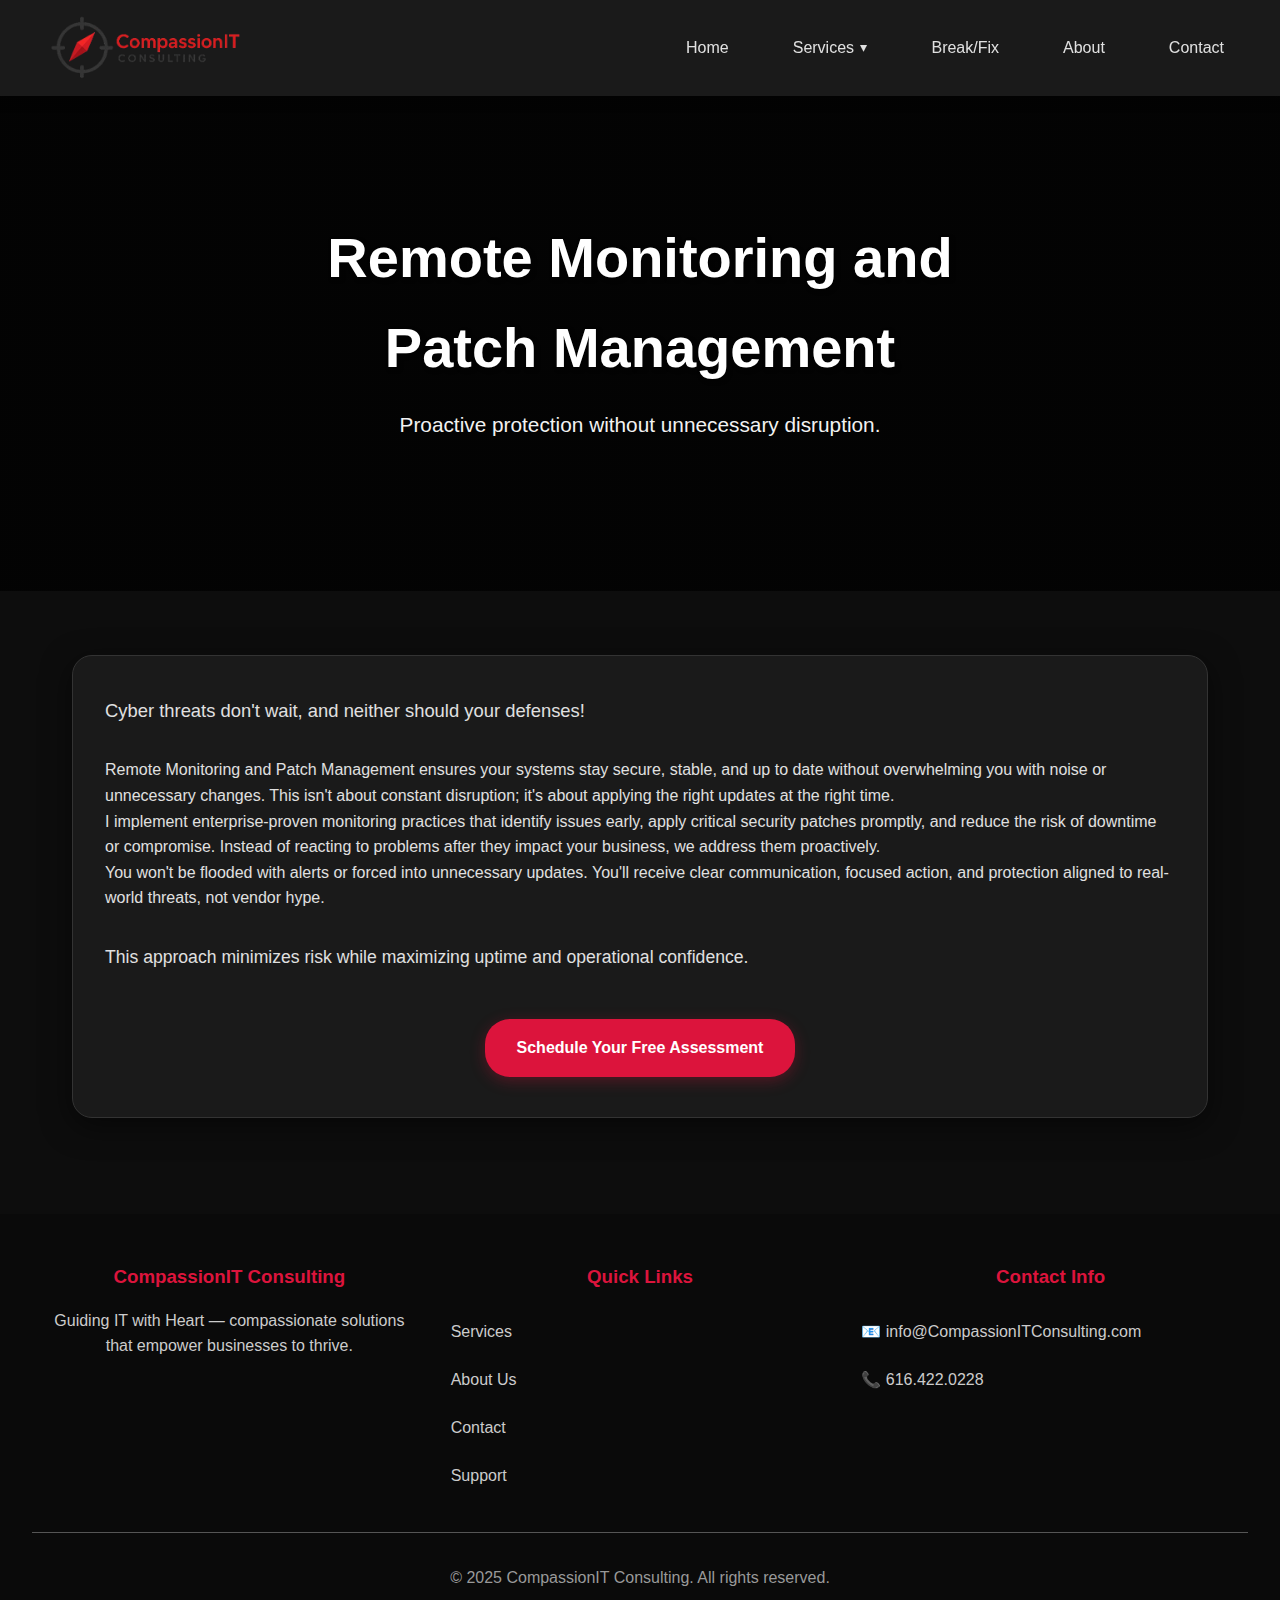
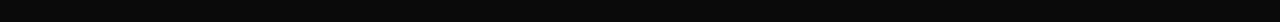
<file: remote-monitoring.html>
<!DOCTYPE html>
<html lang="en">
<head>
    <meta charset="UTF-8">
    <meta name="viewport" content="width=device-width, initial-scale=1.0">
    <title>Remote Monitoring and Patch Management | CompassionIT Consulting</title>
    <link rel="icon" type="image/png" href="assets/images/favicon.png">
    <link rel="stylesheet" href="styles.css">
</head>
<body>
    <!-- Navigation -->
    <nav class="navbar">
        <div class="nav-container">
            <a href="index.html" class="logo">
                <img src="assets/images/logo.png" alt="CompassionIT Logo" class="logo-img">
            </a>
            
            <div class="hamburger" id="hamburger">
                <span class="bar"></span>
                <span class="bar"></span>
                <span class="bar"></span>
            </div>
            
            <ul class="nav-menu" id="nav-menu">
                <li class="nav-item"><a href="index.html" class="nav-link">Home</a></li>
                <li class="nav-item dropdown">
                    <a href="#" class="nav-link">Services</a>
                    <div class="dropdown-content">
                        <a href="business-continuity.html">Business Continuity Planning</a>
                        <a href="vcio-leadership.html">vCIO & Strategic IT Leadership</a>
                        <a href="vendor-project-management.html">Vendor and Project Management</a>
                        <a href="remote-monitoring.html">Remote Monitoring and Patch Management</a>
                        <a href="cybersecurity-assessment.html">Cybersecurity Assessment</a>
                        <a href="breakfix.html">Break/Fix IT Support</a>
                    </div>
                </li>
                <li class="nav-item"><a href="breakfix.html" class="nav-link">Break/Fix</a></li>
                <li class="nav-item"><a href="index.html#about" class="nav-link">About</a></li>
                <li class="nav-item"><a href="contact.html#contact" class="nav-link">Contact</a></li>
            </ul>
        </div>
    </nav>

    <!-- Hero -->
    <section class="hero monitoring-hero">
        <div class="hero-content">
            <h1>Remote Monitoring and Patch Management</h1>
            <p>Proactive protection without unnecessary disruption.</p>
        </div>
    </section>

    <!-- Main Content -->
    <main class="main-content">
        <section class="breakfix-detail">
            <p style="font-size: 1.15rem; margin-bottom: 2rem;">Cyber threats don't wait, and neither should your defenses!</p>
            
            <p>Remote Monitoring and Patch Management ensures your systems stay secure, stable, and up to date without overwhelming you with noise or unnecessary changes. This isn't about constant disruption; it's about applying the right updates at the right time.</p>
            
            <p>I implement enterprise-proven monitoring practices that identify issues early, apply critical security patches promptly, and reduce the risk of downtime or compromise. Instead of reacting to problems after they impact your business, we address them proactively.</p>
            
            <p>You won't be flooded with alerts or forced into unnecessary updates. You'll receive clear communication, focused action, and protection aligned to real-world threats, not vendor hype.</p>
            
            <p style="font-weight: 500; font-size: 1.1rem; margin-top: 2rem;">This approach minimizes risk while maximizing uptime and operational confidence.</p>
            
            <div style="text-align: center; margin-top: 3rem;">
                <a href="contact.html#contact" class="primary-btn">Schedule Your Free Assessment</a>
            </div>
        </section>
    </main>

    <!-- Footer -->
    <footer class="footer">
        <div class="footer-content">
            <div class="footer-section">
                <h3>CompassionIT Consulting</h3>
                <p>Guiding IT with Heart — compassionate solutions that empower businesses to thrive.</p>
            </div>
            
            <div class="footer-section">
                <h3>Quick Links</h3>
                <p><a href="index.html#helpSection">Services</a></p>
                <p><a href="index.html#about">About Us</a></p>
                <p><a href="contact.html#contact">Contact</a></p>
                <p><a href="breakfix.html">Support</a></p>
            </div>
            
            <div class="footer-section">
                <h3>Contact Info</h3>
                <p>📧 info@CompassionITConsulting.com</p>
                <p>📞 616.422.0228</p>
            </div>
        </div>
        
        <div class="footer-bottom">
            <p>&copy; 2025 CompassionIT Consulting. All rights reserved.</p>
        </div>
    </footer>

    <script src="main.js"></script>
</body>
</html>
</file>
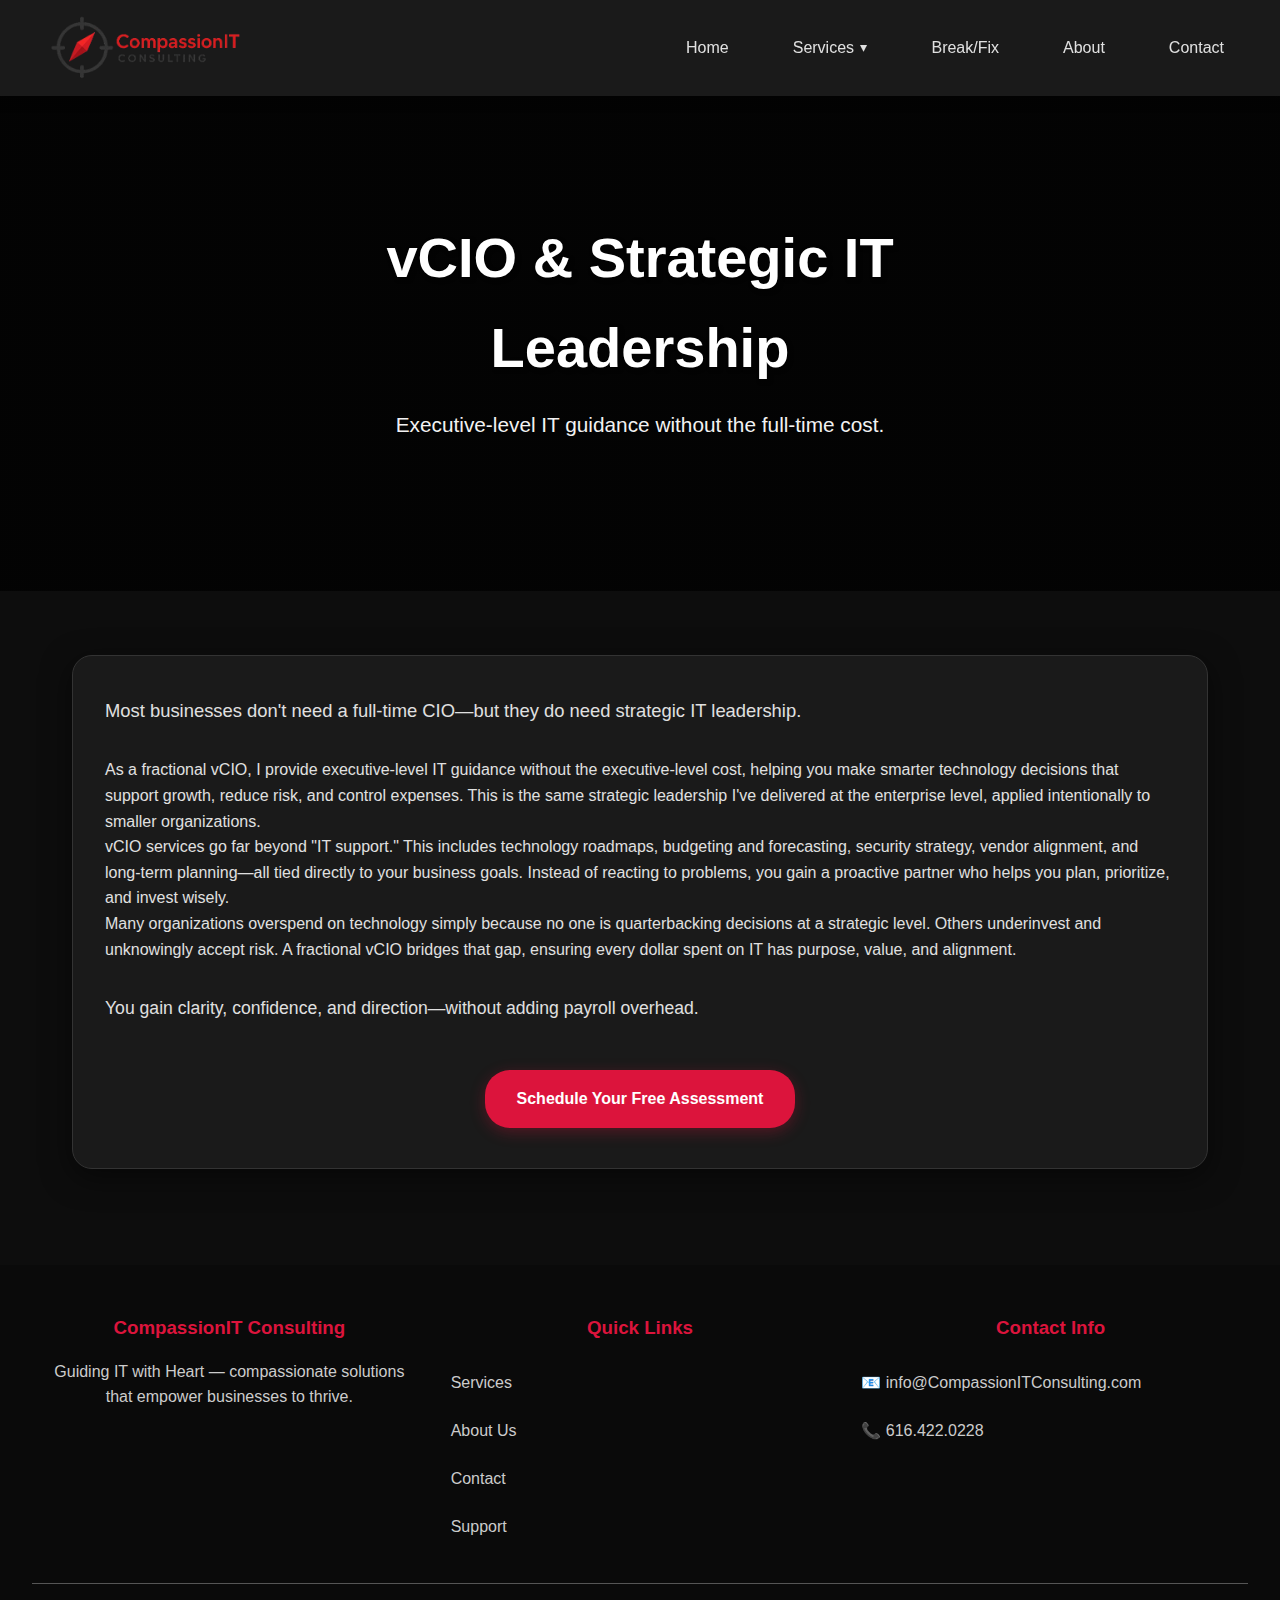
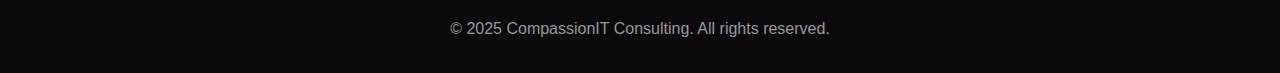
<file: vcio-leadership.html>
<!DOCTYPE html>
<html lang="en">
<head>
    <meta charset="UTF-8">
    <meta name="viewport" content="width=device-width, initial-scale=1.0">
    <title>vCIO & Strategic IT Leadership | CompassionIT Consulting</title>
    <link rel="icon" type="image/png" href="assets/images/favicon.png">
    <link rel="stylesheet" href="styles.css">
</head>
<body>
    <!-- Navigation -->
    <nav class="navbar">
        <div class="nav-container">
            <a href="index.html" class="logo">
                <img src="assets/images/logo.png" alt="CompassionIT Logo" class="logo-img">
            </a>
            
            <div class="hamburger" id="hamburger">
                <span class="bar"></span>
                <span class="bar"></span>
                <span class="bar"></span>
            </div>
            
            <ul class="nav-menu" id="nav-menu">
                <li class="nav-item"><a href="index.html" class="nav-link">Home</a></li>
                <li class="nav-item dropdown">
                    <a href="#" class="nav-link">Services</a>
                    <div class="dropdown-content">
                        <a href="business-continuity.html">Business Continuity Planning</a>
                        <a href="vcio-leadership.html">vCIO & Strategic IT Leadership</a>
                        <a href="vendor-project-management.html">Vendor and Project Management</a>
                        <a href="remote-monitoring.html">Remote Monitoring and Patch Management</a>
                        <a href="cybersecurity-assessment.html">Cybersecurity Assessment</a>
                        <a href="breakfix.html">Break/Fix IT Support</a>
                    </div>
                </li>
                <li class="nav-item"><a href="breakfix.html" class="nav-link">Break/Fix</a></li>
                <li class="nav-item"><a href="index.html#about" class="nav-link">About</a></li>
                <li class="nav-item"><a href="contact.html" class="nav-link">Contact</a></li>
            </ul>
        </div>
    </nav>

    <!-- Hero -->
    <section class="hero vcio-hero">
        <div class="hero-content">
            <h1>vCIO & Strategic IT Leadership</h1>
            <p>Executive-level IT guidance without the full-time cost.</p>
        </div>
    </section>

    <!-- Main Content -->
    <main class="main-content">
        <section class="breakfix-detail">
            <p style="font-size: 1.15rem; margin-bottom: 2rem;">Most businesses don't need a full-time CIO—but they do need strategic IT leadership.</p>
            
            <p>As a fractional vCIO, I provide executive-level IT guidance without the executive-level cost, helping you make smarter technology decisions that support growth, reduce risk, and control expenses. This is the same strategic leadership I've delivered at the enterprise level, applied intentionally to smaller organizations.</p>
            
            <p>vCIO services go far beyond "IT support." This includes technology roadmaps, budgeting and forecasting, security strategy, vendor alignment, and long-term planning—all tied directly to your business goals. Instead of reacting to problems, you gain a proactive partner who helps you plan, prioritize, and invest wisely.</p>
            
            <p>Many organizations overspend on technology simply because no one is quarterbacking decisions at a strategic level. Others underinvest and unknowingly accept risk. A fractional vCIO bridges that gap, ensuring every dollar spent on IT has purpose, value, and alignment.</p>
            
            <p style="font-weight: 500; font-size: 1.1rem; margin-top: 2rem;">You gain clarity, confidence, and direction—without adding payroll overhead.</p>
            
            <div style="text-align: center; margin-top: 3rem;">
                <a href="contact.html" class="primary-btn">Schedule Your Free Assessment</a>
            </div>
        </section>
    </main>

    <!-- Footer -->
    <footer class="footer">
        <div class="footer-content">
            <div class="footer-section">
                <h3>CompassionIT Consulting</h3>
                <p>Guiding IT with Heart — compassionate solutions that empower businesses to thrive.</p>
            </div>
            
            <div class="footer-section">
                <h3>Quick Links</h3>
                <p><a href="index.html#helpSection">Services</a></p>
                <p><a href="index.html#about">About Us</a></p>
                <p><a href="contact.html">Contact</a></p>
                <p><a href="breakfix.html">Support</a></p>
            </div>
            
            <div class="footer-section">
                <h3>Contact Info</h3>
                <p>📧 info@CompassionITConsulting.com</p>
                <p>📞 616.422.0228</p>
            </div>
        </div>
        
        <div class="footer-bottom">
            <p>&copy; 2025 CompassionIT Consulting. All rights reserved.</p>
        </div>
    </footer>

    <script src="main.js"></script>
</body>
</html>
</file>
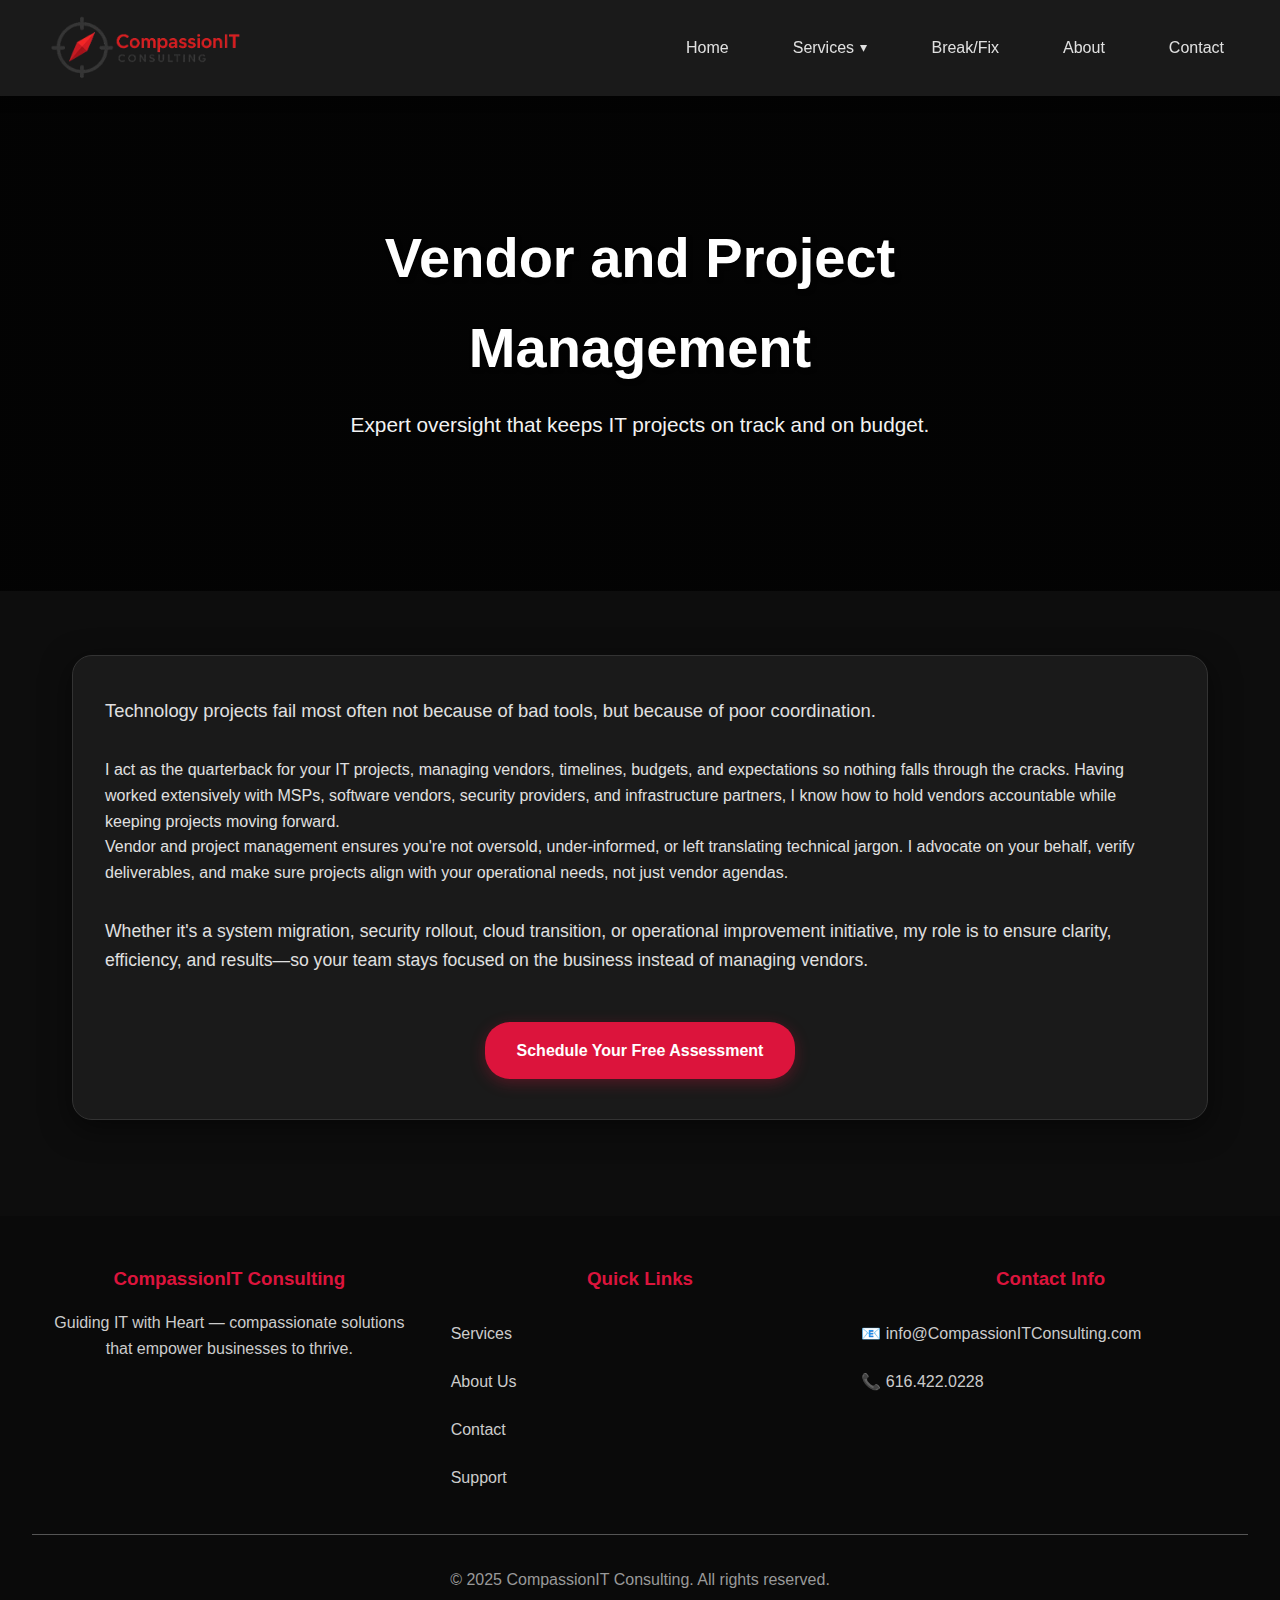
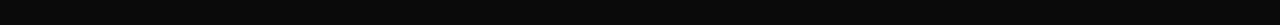
<file: vendor-project-management.html>
<!DOCTYPE html>
<html lang="en">
<head>
    <meta charset="UTF-8">
    <meta name="viewport" content="width=device-width, initial-scale=1.0">
    <title>IT Vendor & Project Management Services | CompassionIT Consulting</title>
    <meta name="description" content="Expert IT vendor and project management. Keep projects on track, on budget, and aligned with your goals. Professional oversight for IT implementations and migrations.">
    <meta name="keywords" content="IT project management, vendor management, IT implementation, project oversight, technology projects, IT migration management">
    <link rel="canonical" href="https://www.compassionitconsulting.com/vendor-project-management.html">
    
    <link rel="icon" type="image/png" href="assets/images/favicon.png">
    <link rel="stylesheet" href="styles.css">
</head>
<body>
    <!-- Navigation -->
    <nav class="navbar">
        <div class="nav-container">
            <a href="index.html" class="logo">
                <img src="assets/images/logo.png" alt="CompassionIT Logo" class="logo-img">
            </a>
            
            <div class="hamburger" id="hamburger">
                <span class="bar"></span>
                <span class="bar"></span>
                <span class="bar"></span>
            </div>
            
            <ul class="nav-menu" id="nav-menu">
                <li class="nav-item"><a href="index.html" class="nav-link">Home</a></li>
                <li class="nav-item dropdown">
                    <a href="#" class="nav-link">Services</a>
                    <div class="dropdown-content">
                        <a href="business-continuity.html">Business Continuity Planning</a>
                        <a href="vcio-leadership.html">vCIO & Strategic IT Leadership</a>
                        <a href="vendor-project-management.html">Vendor and Project Management</a>
                        <a href="remote-monitoring.html">Remote Monitoring and Patch Management</a>
                        <a href="cybersecurity-assessment.html">Cybersecurity Assessment</a>
                        <a href="breakfix.html">Break/Fix IT Support</a>
                    </div>
                </li>
                <li class="nav-item"><a href="breakfix.html" class="nav-link">Break/Fix</a></li>
                <li class="nav-item"><a href="index.html#about" class="nav-link">About</a></li>
                <li class="nav-item"><a href="contact.html" class="nav-link">Contact</a></li>
            </ul>
        </div>
    </nav>

    <!-- Hero -->
    <section class="hero vendor-hero">
        <div class="hero-content">
            <h1>Vendor and Project Management</h1>
            <p>Expert oversight that keeps IT projects on track and on budget.</p>
        </div>
    </section>

    <!-- Main Content -->
    <main class="main-content">
        <section class="breakfix-detail">
            <p style="font-size: 1.15rem; margin-bottom: 2rem;">Technology projects fail most often not because of bad tools, but because of poor coordination.</p>
            
            <p>I act as the quarterback for your IT projects, managing vendors, timelines, budgets, and expectations so nothing falls through the cracks. Having worked extensively with MSPs, software vendors, security providers, and infrastructure partners, I know how to hold vendors accountable while keeping projects moving forward.</p>
            
            <p>Vendor and project management ensures you're not oversold, under-informed, or left translating technical jargon. I advocate on your behalf, verify deliverables, and make sure projects align with your operational needs, not just vendor agendas.</p>
            
            <p style="font-weight: 500; font-size: 1.1rem; margin-top: 2rem;">Whether it's a system migration, security rollout, cloud transition, or operational improvement initiative, my role is to ensure clarity, efficiency, and results—so your team stays focused on the business instead of managing vendors.</p>
            
            <div style="text-align: center; margin-top: 3rem;">
                <a href="contact.html" class="primary-btn">Schedule Your Free Assessment</a>
            </div>
        </section>
    </main>

    <!-- Footer -->
    <footer class="footer">
        <div class="footer-content">
            <div class="footer-section">
                <h3>CompassionIT Consulting</h3>
                <p>Guiding IT with Heart — compassionate solutions that empower businesses to thrive.</p>
            </div>
            
            <div class="footer-section">
                <h3>Quick Links</h3>
                <p><a href="index.html#helpSection">Services</a></p>
                <p><a href="index.html#about">About Us</a></p>
                <p><a href="contact.html">Contact</a></p>
                <p><a href="breakfix.html">Support</a></p>
            </div>
            
            <div class="footer-section">
                <h3>Contact Info</h3>
                <p>📧 info@CompassionITConsulting.com</p>
                <p>📞 616.422.0228</p>
            </div>
        </div>
        
        <div class="footer-bottom">
            <p>&copy; 2025 CompassionIT Consulting. All rights reserved.</p>
        </div>
    </footer>

    <script src="main.js"></script>
</body>
</html>
</file>
<file: styles.css>
/* Reset and Base Styles */
* {
    margin: 0;
    padding: 0;
    box-sizing: border-box;
}

body {
    font-family: 'Segoe UI', Tahoma, Geneva, Verdana, sans-serif;
    line-height: 1.6;
    color: #e0e0e0;
    background-color: #0d0d0d;
    min-height: 100vh;
    display: flex;
    flex-direction: column;
}

/* Navigation Styles */
.navbar {
    background-color: #1a1a1a;
    box-shadow: 0 2px 10px rgba(0, 0, 0, 0.5);
    position: sticky;
    top: 0;
    z-index: 1000;
    padding: 0 2rem;
}

.nav-container {
    max-width: 1200px;
    margin: 0 auto;
    display: flex;
    justify-content: space-between;
    align-items: center;
    padding: 1rem 0;
}

/* Common transitions */
@media (prefers-reduced-motion: no-preference) {
    .logo,
    .nav-link,
    .dropdown-content,
    .path-option:not(.active),  /* Only animate non-active options */
    .back-button,
    .primary-btn,
    .secondary-btn {
        transition: all 0.2s ease;  /* Reduced duration */
    }
}

.logo {
    font-size: 1.8rem;
    font-weight: bold;
    color: #dc143c;
    text-decoration: none;
    display: flex;
    align-items: center;
    height: 100%;
    margin: -0.5rem 0;
}

.logo-img {
    height: auto;
    width: 100%;
    max-width: 300px;
    max-height: 80px;
}

.logo:hover {
    opacity: 0.9;
}

/* Responsive logo sizing */
@media (max-width: 1024px) {
    .logo-img {
        max-width: 200px;
        max-height: 50px;
    }
}

@media (max-width: 768px) {
    .logo-img {
        max-width: 150px;
        max-height: 40px;
    }
}

@media (max-width: 480px) {
    .logo-img {
        max-width: 120px;
        max-height: 35px;
    }
}

.nav-menu {
    display: flex;
    list-style: none;
    gap: 2rem;
    align-items: center;
}

.nav-item {
    position: relative;
}

.nav-link {
    text-decoration: none;
    color: #e0e0e0;
    font-weight: 500;
    padding: 0.5rem 1rem;
    border-radius: 5px;
    display: block;
}

.nav-link:hover {
    background-color: #dc143c;
    color: white;
    transform: translateY(-2px);
}

/* Dropdown Styles */
.dropdown {
    position: relative;
}

.dropdown .nav-link::after {
    content: '▾';
    display: inline-block;
    margin-left: 0.4rem;
    transition: transform 0.3s ease;
    font-size: 0.9em;
    position: relative;
    top: -1px;
}

.dropdown:hover .nav-link::after {
    transform: rotate(180deg);
}

.dropdown-content {
    position: absolute;
    top: 100%;
    left: 0;
    background-color: #242424;
    min-width: 220px;
    box-shadow: 0 8px 25px rgba(0, 0, 0, 0.5);
    border-radius: 8px;
    opacity: 0;
    visibility: hidden;
    transform: translateY(-10px);
    z-index: 1001;
    padding: 1rem 0.5rem;
    text-align: center;
}

/* Desktop hover state - only apply on screens large enough for hovering */
@media (hover: hover) and (pointer: fine) {
    .dropdown:hover .dropdown-content {
        opacity: 1;
        visibility: visible;
        transform: translateY(0);
    }
}

/* Show dropdown when open class is added (for touch/click) */
.dropdown.open .dropdown-content {
    opacity: 1;
    visibility: visible;
    transform: translateY(0);
}

.dropdown-content a {
    display: block;
    padding: 0.7rem 1.5rem;
    color: #e0e0e0;
    text-decoration: none;
    transition: all 0.3s ease;
    text-align: center;
    white-space: normal;
}

.dropdown-content a:hover {
    background-color: #333333;
    color: #dc143c;
}

/* Mobile Menu Styles */
.hamburger {
    display: none;
    cursor: pointer;
    flex-direction: column;
    padding: 5px;
    z-index: 1001;
}

.bar {
    display: block;
    width: 25px;
    height: 3px;
    margin: 3px 0;
    transition: all 0.3s ease;
    background-color: #e0e0e0;
    border-radius: 2px;
}

.hamburger.active .bar:nth-child(1) {
    transform: rotate(-45deg) translate(-5px, 6px);
}

.hamburger.active .bar:nth-child(2) {
    opacity: 0;
}

.hamburger.active .bar:nth-child(3) {
    transform: rotate(45deg) translate(-5px, -6px);
}

/* Hero Section */
.hero {
    background: linear-gradient(rgba(0, 0, 0, 0.7), rgba(0, 0, 0, 0.7)),
        url('https://images.unsplash.com/photo-1551434678-e076c223a692?ixlib=rb-4.0.3&auto=format&fit=crop&w=2070&q=80') center/cover;
    height: 70vh;
    display: flex;
    align-items: center;
    justify-content: center;
    text-align: center;
    color: white;
    position: relative;
}

.hero-content {
    max-width: 800px;
    padding: 2rem;
    animation: fadeInUp 1s ease;
}

.hero h1 {
    font-size: 3.5rem;
    margin-bottom: 1rem;
    font-weight: 700;
    text-shadow: 2px 2px 4px rgba(0, 0, 0, 0.5);
}

.hero p {
    font-size: 1.3rem;
    margin-bottom: 2rem;
    opacity: 0.95;
}

.cta-button {
    display: inline-block;
    background-color: #dc143c;
    color: white;
    padding: 1rem 2.5rem;
    text-decoration: none;
    border-radius: 50px;
    font-weight: bold;
    font-size: 1.1rem;
    transition: all 0.3s ease;
    box-shadow: 0 4px 15px rgba(220, 20, 60, 0.3);
}

.cta-button:hover {
    background-color: #b91c32;
    transform: translateY(-3px);
    box-shadow: 0 6px 20px rgba(220, 20, 60, 0.4);
}

/* Main Content Styles */
.main-content {
    flex: 1;
    padding: 4rem 2rem;
    max-width: 1200px;
    margin: 0 auto;
    width: 100%;

}

/* Help Path Styles */
.help-path {
    background-color: #1a1a1a;
    outline: #b91c32 solid 3px;
    border-radius: 30px;
    padding: 2rem 5%;
    margin: 0 -2rem 4rem -2rem;
    width: calc(100% + 4rem);
    box-shadow: 0 5px 25px rgba(0, 0, 0, 0.5);
}

.help-path-header {
    text-align: center;
    margin-bottom: 2rem;
}

.help-path-header h2 {
    color: #e0e0e0;
    font-size: 2.2rem;
    margin-bottom: 0.5rem;
}

.help-path-header p {
    color: #b0b0b0;
    font-size: 1.1rem;
}

/* Break/Fix Section */
.breakfix {
    background: #1a1a1a;
    border: 1px solid #333;
    border-radius: 20px;
    padding: 3rem 2.5rem;
    box-shadow: 0 10px 35px rgba(0, 0, 0, 0.5);
    margin-bottom: 4rem;
}

.breakfix-text h2 {
    font-size: 2rem;
    margin-bottom: 1rem;
    color: #e0e0e0;
}

.breakfix-text p {
    color: #b0b0b0;
    margin-bottom: 1rem;
}

.breakfix-highlight {
    border-left: 4px solid #dc143c;
    padding-left: 1rem;
    margin: 1.5rem 0;
}

.breakfix-highlight h3 {
    margin-bottom: 0.4rem;
    color: #e0e0e0;
}

/* Dedicated Break/Fix page */
.breakfix-hero {
    background: linear-gradient(rgba(0, 0, 0, 0.75), rgba(0, 0, 0, 0.75)),
        url('https://images.unsplash.com/photo-1518770660439-4636190af475?auto=format&fit=crop&w=2000&q=80') center/cover;
    height: 55vh;
}

.business-continuity-hero {
    background: linear-gradient(rgba(0, 0, 0, 0.75), rgba(0, 0, 0, 0.75)),
        url('https://images.unsplash.com/photo-1450101499163-c8848c66ca85?auto=format&fit=crop&w=2000&q=80') center/cover;
    height: 55vh;
}

.vcio-hero {
    background: linear-gradient(rgba(0, 0, 0, 0.75), rgba(0, 0, 0, 0.75)),
        url('https://images.unsplash.com/photo-1552664730-d307ca884978?auto=format&fit=crop&w=2000&q=80') center/cover;
    height: 55vh;
}

.vendor-hero {
    background: linear-gradient(rgba(0, 0, 0, 0.75), rgba(0, 0, 0, 0.75)),
        url('https://images.unsplash.com/photo-1600880292203-757bb62b4baf?auto=format&fit=crop&w=2000&q=80') center/cover;
    height: 55vh;
}

.monitoring-hero {
    background: linear-gradient(rgba(0, 0, 0, 0.75), rgba(0, 0, 0, 0.75)),
        url('https://images.unsplash.com/photo-1558494949-ef010cbdcc31?auto=format&fit=crop&w=2000&q=80') center/cover;
    height: 55vh;
}

.security-hero {
    background: linear-gradient(rgba(0, 0, 0, 0.75), rgba(0, 0, 0, 0.75)),
        url('https://images.unsplash.com/photo-1555949963-aa79dcee981c?auto=format&fit=crop&w=2000&q=80') center/cover;
    height: 55vh;
}

.breakfix-detail {
    background: #1a1a1a;
    border: 1px solid #333;
    border-radius: 20px;
    padding: 2.5rem 2rem;
    box-shadow: 0 8px 30px rgba(0, 0, 0, 0.5);
    margin-bottom: 2rem;
}

.breakfix-detail-header {
    text-align: center;
    margin-bottom: 1.5rem;
}

.breakfix-detail-header h3 {
    font-size: 1.6rem;
    margin-bottom: 0.5rem;
}

.breakfix-detail-header p {
    color: #b0b0b0;
}

.breakfix-grid {
    display: grid;
    grid-template-columns: repeat(2, 1fr);
    gap: 1rem;
}

@media (max-width: 768px) {
    .breakfix-grid {
        grid-template-columns: 1fr;
    }
}

.breakfix-card {
    border: 1px solid #333;
    border-radius: 14px;
    padding: 1.25rem 1.5rem;
    background: #242424;
    box-shadow: 0 4px 12px rgba(0, 0, 0, 0.5);
}

.breakfix-card h4 {
    margin-bottom: 0.5rem;
    color: #e0e0e0;
}

.breakfix-card p {
    color: #b0b0b0;
    line-height: 1.5;
}

.breakfix-steps {
    margin-left: 1.25rem;
    color: #e0e0e0;
    line-height: 1.6;
}

.breakfix-steps li {
    margin-bottom: 0.75rem;
}

/* Contact page */
.contact-hero {
    background: linear-gradient(rgba(0, 0, 0, 0.75), rgba(0, 0, 0, 0.75)),
        url('https://images.unsplash.com/photo-1522071820081-009f0129c71c?auto=format&fit=crop&w=2000&q=80') center/cover;
    height: 55vh;
}

.contact-section {
    padding: 0;
}

.contact-card {
    display: grid;
    grid-template-columns: 1fr 1fr;
    gap: 2rem;
    background: #1a1a1a;
    border: 1px solid #333;
    border-radius: 20px;
    padding: 2.5rem 2rem;
    box-shadow: 0 10px 40px rgba(0, 0, 0, 0.5);
}

@media (max-width: 900px) {
    .contact-card {
        grid-template-columns: 1fr;
    }
}

.contact-info h2 {
    margin-bottom: 0.75rem;
    color: #e0e0e0;
}

.contact-info p {
    color: #b0b0b0;
    margin-bottom: 1rem;
}

.contact-list {
    list-style: none;
    padding: 0;
    margin: 0;
    display: grid;
    gap: 0.5rem;
}

.contact-label {
    font-weight: 600;
    margin-right: 0.35rem;
}

.contact-form-wrap h3 {
    margin-bottom: 1rem;
    color: #e0e0e0;
}

.contact-form {
    display: grid;
    gap: 1rem;
}

.form-row {
    display: flex;
    flex-direction: column;
    gap: 0.35rem;
}

.form-row label {
    font-weight: 600;
    color: #e0e0e0;
}

.form-row input,
.form-row select,
.form-row textarea {
    padding: 0.75rem 0.9rem;
    border: 1px solid #444;
    border-radius: 10px;
    font-size: 1rem;
    outline: none;
    background-color: #242424;
    color: #e0e0e0;
}

.form-row input:focus,
.form-row select:focus,
.form-row textarea:focus {
    border-color: #dc143c;
    box-shadow: 0 0 0 3px rgba(220, 20, 60, 0.12);
}

.contact-form button {
    justify-self: flex-start;
}

.cta-row {
    display: flex;
    flex-wrap: wrap;
    gap: 0.75rem;
    align-items: center;
    margin-top: 1.5rem;
}

.path-container {
    position: relative;
    min-height: 400px;
}

.path-step {
    display: none;
    animation: fadeInSlide 0.5s ease;
}

.path-step.active {
    display: flex;
    flex-direction: column;
    align-items: center;
}

.path-step h3 {
    text-align: center;
    color: #e0e0e0;
    font-size: 1.8rem;
    margin-bottom: 2rem;
    width: 100%;
}

.option-grid {
    display: grid;
    grid-template-columns: repeat(3, 1fr);
    gap: 1.5rem;
    margin-bottom: 2rem;
}

@media (max-width: 1024px) {
    .option-grid {
        grid-template-columns: repeat(2, 1fr);
    }
}

@media (max-width: 600px) {
    .option-grid {
        grid-template-columns: 1fr;
    }
}

.path-option {
    background: #242424;
    padding: 2rem;
    border-radius: 15px;
    text-align: center;
    cursor: pointer;
    transition: all 0.3s ease;
    border: 2px solid transparent;
    box-shadow: 0 3px 15px rgba(0, 0, 0, 0.5);
}

.path-option:hover {
    transform: translateY(-5px);
    border-color: #dc143c;
    box-shadow: 0 8px 25px rgba(220, 20, 60, 0.4);
}

.option-icon {
    font-size: 3rem;
    margin-bottom: 1rem;
}

.path-option h4 {
    color: #e0e0e0;
    font-size: 1.3rem;
    margin-bottom: 0.5rem;
}

.path-option p {
    color: #b0b0b0;
    font-size: 0.95rem;
}

.back-button,
.start-over-button {
    background: #6c757d;
    color: white;
    border: none;
    padding: 0.8rem 1.5rem;
    border-radius: 25px;
    cursor: pointer;
    font-weight: 500;
    transition: all 0.3s ease;
    margin-top: 1rem;
    width: auto;
    min-width: 200px;
    display: block;
    margin-left: auto;
    margin-right: auto;
    text-align: center;
}

.back-button:hover {
    background: #5a6268;
    transform: translateX(-3px);
}

.start-over-button {
    background: #dc143c;
    padding: 1rem 2rem;
    font-size: 1.1rem;
    max-width: 300px;
}

.start-over-button:hover {
    background: #b91c32;
    transform: translateY(-3px);
}

.recommendation-container {
    display: flex;
    justify-content: center;
}

.recommendation-card {
    background: #1a1a1a;
    padding: 3rem;
    border-radius: 15px;
    text-align: center;
    max-width: 500px;
    width: 100%;
    box-shadow: 0 5px 20px rgba(0, 0, 0, 0.5);
    border: 2px solid #dc143c;
}

.recommendation-card h4 {
    color: #dc143c;
    font-size: 1.5rem;
    margin-bottom: 1rem;
}

.recommendation-card p {
    color: #b0b0b0;
    margin-bottom: 2rem;
    line-height: 1.6;
}

.action-buttons {
    display: flex;
    gap: 1rem;
    justify-content: center;
    flex-wrap: wrap;
}

.primary-btn,
.secondary-btn {
    padding: 1rem 2rem;
    border-radius: 25px;
    text-decoration: none;
    font-weight: 600;
    transition: all 0.3s ease;
    display: inline-block;
}

.primary-btn {
    background: #dc143c;
    color: white;
    box-shadow: 0 4px 15px rgba(220, 20, 60, 0.3);
}

.primary-btn:hover {
    background: #b91c32;
    transform: translateY(-2px);
    box-shadow: 0 6px 20px rgba(220, 20, 60, 0.4);
}

.secondary-btn {
    background: transparent;
    color: #dc143c;
    border: 2px solid #dc143c;
}

.secondary-btn:hover {
    background: #dc143c;
    color: white;
    transform: translateY(-2px);
}

@keyframes fadeInSlide {
    from {
        opacity: 0;
        transform: translateX(20px);
    }

    to {
        opacity: 1;
        transform: translateX(0);
    }
}

/* About Section */
.about {
    background-color: #151515;
    padding: 4rem 2rem;
    text-align: center;
}

.about-content {
    max-width: 800px;
    margin: 0 auto;
}

.about h2 {
    color: #e0e0e0;
    font-size: 2.5rem;
    margin-bottom: 2rem;
}

.about p {
    color: #b0b0b0;
    font-size: 1.1rem;
    line-height: 1.8;
    margin-bottom: 1.5rem;
}

.about-intro {
    font-size: 1.3rem;
    font-weight: 500;
    color: #e0e0e0;
    margin-bottom: 2rem;
}

.about-emphasis {
    font-weight: 600;
    color: #e0e0e0;
    margin-top: 2rem;
    margin-bottom: 1.5rem;
}

.about-cta {
    font-weight: 500;
    margin-top: 2rem;
    margin-bottom: 2rem;
}

.about .primary-btn {
    margin-top: 1.5rem;
    display: inline-block;
}

/* Modal Styles */
.modal {
    display: none;
    position: fixed;
    z-index: 2000;
    left: 0;
    top: 0;
    width: 100%;
    height: 100%;
    background-color: rgba(0, 0, 0, 0.8);
    animation: fadeIn 0.3s ease;
}

.modal.show {
    display: flex;
    align-items: center;
    justify-content: center;
}

.modal-content {
    background-color: #1a1a1a;
    border: 2px solid #dc143c;
    border-radius: 15px;
    padding: 3rem 2.5rem;
    max-width: 500px;
    width: 90%;
    text-align: center;
    position: relative;
    box-shadow: 0 10px 40px rgba(0, 0, 0, 0.7);
    animation: slideUp 0.3s ease;
}

.modal-close {
    position: absolute;
    top: 1rem;
    right: 1.5rem;
    font-size: 2rem;
    color: #b0b0b0;
    cursor: pointer;
    transition: color 0.3s ease;
    line-height: 1;
}

.modal-close:hover {
    color: #dc143c;
}

.modal-icon {
    width: 80px;
    height: 80px;
    background-color: #dc143c;
    border-radius: 50%;
    display: flex;
    align-items: center;
    justify-content: center;
    margin: 0 auto 1.5rem;
    font-size: 3rem;
    color: white;
    font-weight: bold;
}

.modal-content h2 {
    color: #e0e0e0;
    margin-bottom: 1rem;
    font-size: 1.8rem;
}

.modal-content p {
    color: #b0b0b0;
    margin-bottom: 2rem;
    line-height: 1.6;
    font-size: 1.1rem;
}

.modal-content .primary-btn {
    margin: 0;
}

@keyframes fadeIn {
    from {
        opacity: 0;
    }
    to {
        opacity: 1;
    }
}

@keyframes slideUp {
    from {
        opacity: 0;
        transform: translateY(30px);
    }
    to {
        opacity: 1;
        transform: translateY(0);
    }
}

/* Footer Styles */
.footer {
    background-color: #0a0a0a;
    color: white;
    text-align: center;
    padding: 3rem 2rem 2rem;
    margin-top: auto;
    margin-bottom: 0;
}

.footer-content {
    max-width: 1200px;
    margin: 0 auto;
    display: grid;
    grid-template-columns: repeat(auto-fit, minmax(250px, 1fr));
    gap: 2rem;
    margin-bottom: 2rem;
}

.footer-section h3 {
    color: #dc143c;
    margin-bottom: 1rem;
}

.footer-section p,
.footer-section a {
    color: #ccc;
    text-decoration: none;
    line-height: 1.6;
    display: inline-block;
    min-height: 48px;
    display: flex;
    align-items: center;
}

.footer-section a:hover {
    color: #dc143c;
}

.footer-bottom {
    border-top: 1px solid #555;
    padding-top: 2rem;
    text-align: center;
    color: #999;
}

/* Animations */
@keyframes fadeInUp {
    from {
        opacity: 0;
        transform: translateY(30px);
    }

    to {
        opacity: 1;
        transform: translateY(0);
    }
}

/* Responsive Design */
@media (max-width: 768px) {
    .nav-container {
        position: relative;
    }

    .logo {
        z-index: 1002;
    }

    .hamburger {
        display: flex !important;
        cursor: pointer;
        flex-direction: column;
        padding: 5px;
        z-index: 1002;
    }

    .hamburger.active .bar:nth-child(1) {
        transform: rotate(-45deg) translate(-5px, 6px);
    }

    .hamburger.active .bar:nth-child(2) {
        opacity: 0;
    }

    .hamburger.active .bar:nth-child(3) {
        transform: rotate(45deg) translate(-5px, -6px);
    }

    .nav-menu {
        position: fixed;
        left: 0;
        top: 0;
        flex-direction: column;
        width: 100%;
        text-align: center;
        transition: none;
        padding: 0;
        gap: 0;
        z-index: 998;
        pointer-events: auto;
        background-color: transparent;
        max-height: none;
    }

    .nav-menu.active {
        top: 0;
        pointer-events: auto;
    }

    .nav-item {
        width: 100%;
        border-bottom: 1px solid #333;
        padding: 0;
        background-color: #1a1a1a;
        display: none;
    }

    .nav-menu.active .nav-item {
        display: block;
    }

    .nav-item:last-child {
        border-bottom: none;
    }

    .nav-link {
        display: block;
        padding: 1rem !important;
        width: 100% !important;
        background-color: #1a1a1a;
        font-size: 1rem;
    }

    .nav-link:hover {
        background-color: #242424;
        color: #dc143c;
        transform: none;
    }

    .dropdown .nav-link {
        position: relative;
        display: flex !important;
        justify-content: center;
        align-items: center;
        padding: 1rem !important; /* symmetric padding */
        text-align: center;
    }

    .dropdown .nav-link::after {
        content: '▾';
        position: absolute;
        right: 0.75rem;
        top: 50%;
        transform: translateY(-50%);
        transition: transform 0.3s ease;
        margin: 0;
    }

    .dropdown.open .nav-link::after {
        transform: rotate(180deg);
    }

    .dropdown-content {
        display: none;
        position: static;
        background-color: #242424;
        box-shadow: inset 0 2px 4px rgba(0,0,0,0.3);
        border: none;
        border-radius: 0;
        opacity: 1;
        visibility: visible;
        transform: none;
        padding: 0;
        margin: 0;
        width: 100%;
    }

    .dropdown-content.active {
        display: block;
    }

    .dropdown-content a {
        display: block;
        padding: 0.75rem 1.5rem;
        padding-left: 1rem;
        color: #e0e0e0;
        text-decoration: none;
        border-bottom: 1px solid #333;
        background: none;
        opacity: 1;
        visibility: visible;
        font-size: 0.95rem;
        text-align: left;
    }

    .dropdown-content a:hover {
        background-color: #2a2a2a;
        color: #dc143c !important;
    }

    .dropdown-content a:last-child {
        border-bottom: none;
    }

    .hero h1 {
        font-size: 2.5rem;
    }

    .hero p {
        font-size: 1.1rem;
    }

    .navbar {
        padding: 0 1rem;
    }

    .main-content {
        padding: 2rem 1rem;
    }

    .help-path {
        padding: 1.5rem 0;
        margin: 0 -1rem 3rem -1rem;
        width: calc(100% + 2rem);
        border-radius: 0;
    }

    .help-path-header h2 {
        font-size: 1.8rem;
    }

    .path-step h3 {
        font-size: 1.5rem;
    }
    
    .option-grid {
        width: 100%;
        padding: 0 1rem;
    }

    .back-button,
    .start-over-button {
        width: 100%;
        max-width: none;
        border-radius: 0;
        margin: 1rem auto;
    }

    .option-grid {
        grid-template-columns: 1fr;
        gap: 0.7rem;
    }

    .path-option {
        padding: 1.5rem;
        font-size: 1rem;
        margin: 0;
        min-height: 70px;
        box-shadow: 0 3px 12px rgba(220, 20, 60, 0.08);
        width: 100%;
    }

    .option-icon {
        font-size: 1.5rem;
        margin-bottom: 0.5rem;
    }

    .path-option h4 {
        font-size: 1.05rem;
        margin-bottom: 0.3rem;
    }

    .path-option p {
        font-size: 0.95rem;
    }

    .recommendation-card {
        padding: 2rem 1.5rem;
    }

    .action-buttons {
        flex-direction: column;
        align-items: center;
    }

    .primary-btn,
    .secondary-btn {
        width: 100%;
        max-width: 250px;
    }

    .about {
        padding: 3rem 1rem;
    }
    
    .about h2 {
        font-size: 2rem;
    }
    
    .about p {
        font-size: 1rem;
    }
    
    .about-intro {
        font-size: 1.15rem;
    }
}

@media (max-width: 480px) {
    .about h2 {
        font-size: 1.75rem;
    }
    
    .about p,
    .about-intro {
        font-size: 0.95rem;
    }
    .hero h1 {
        font-size: 2rem;
    }

    .hero {
        height: 60vh;
    }

    .service-card {
        padding: 1.5rem;
    }
}
</file>
